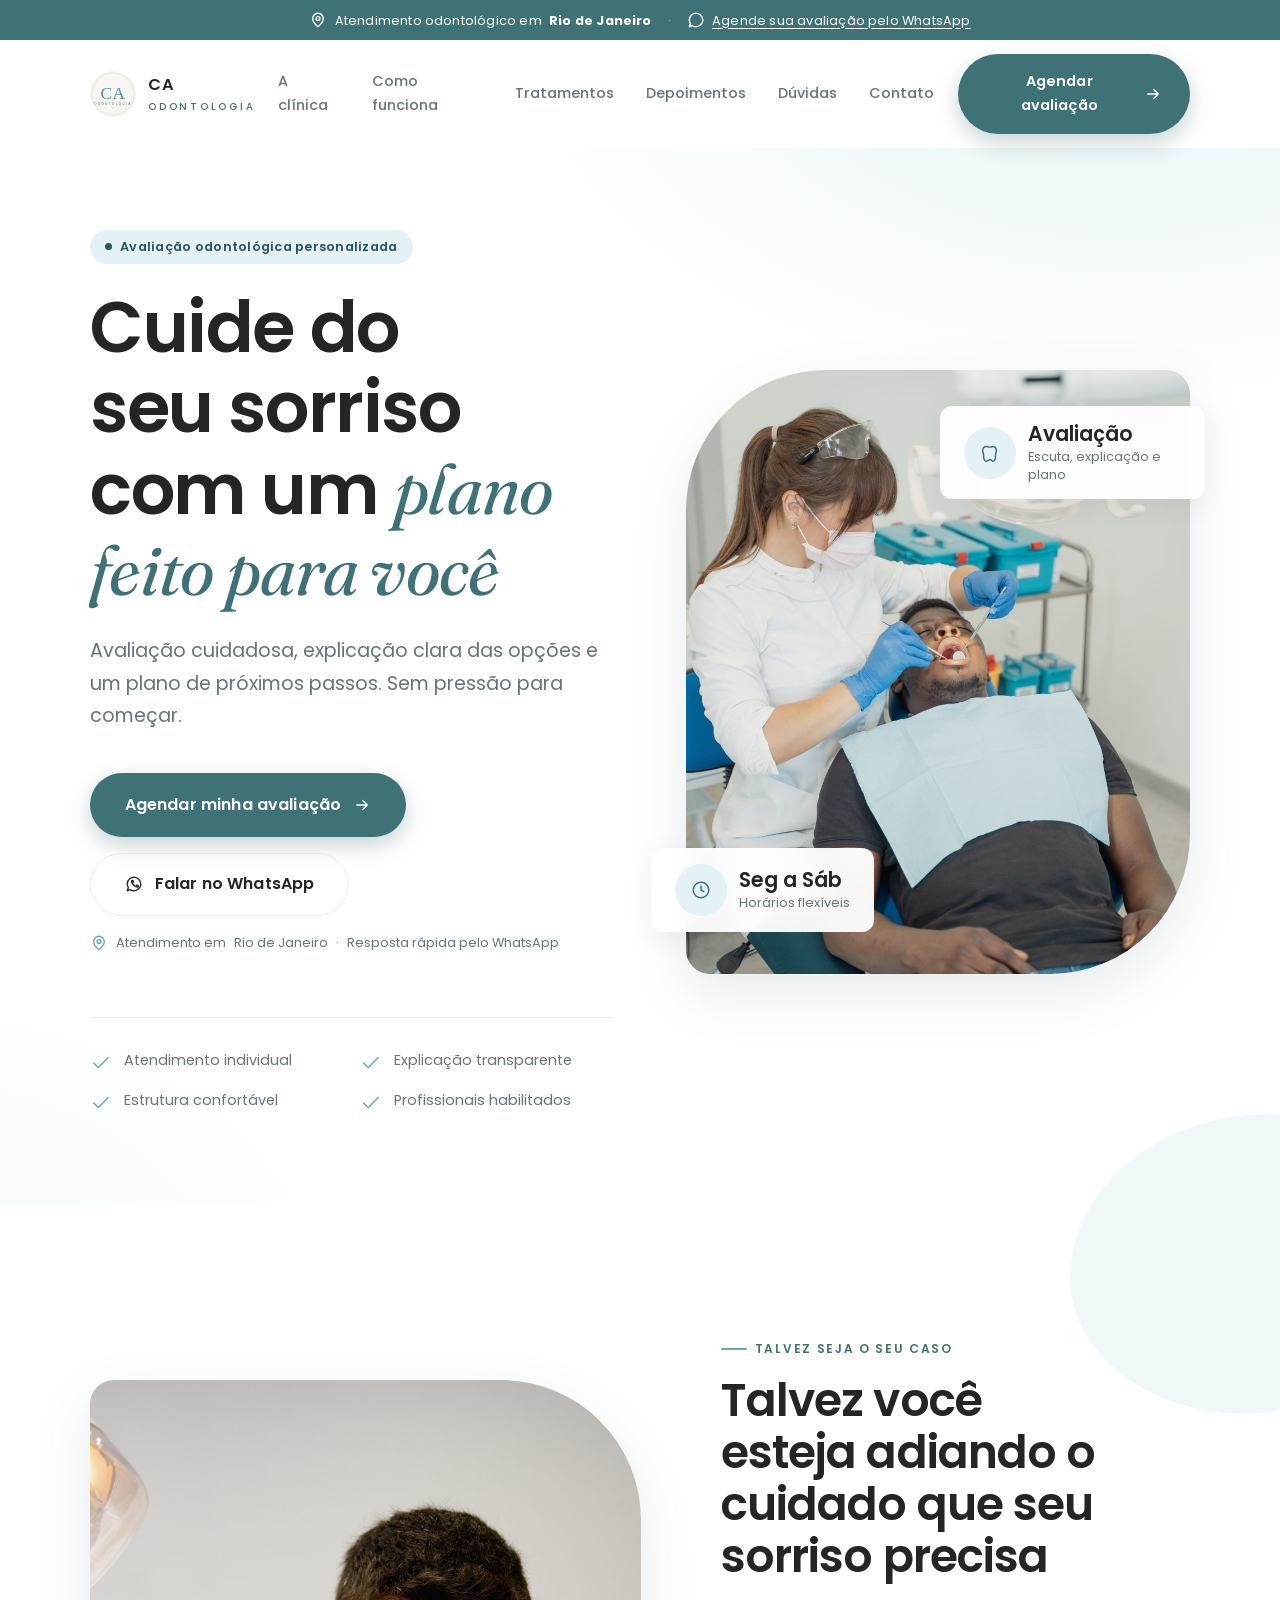
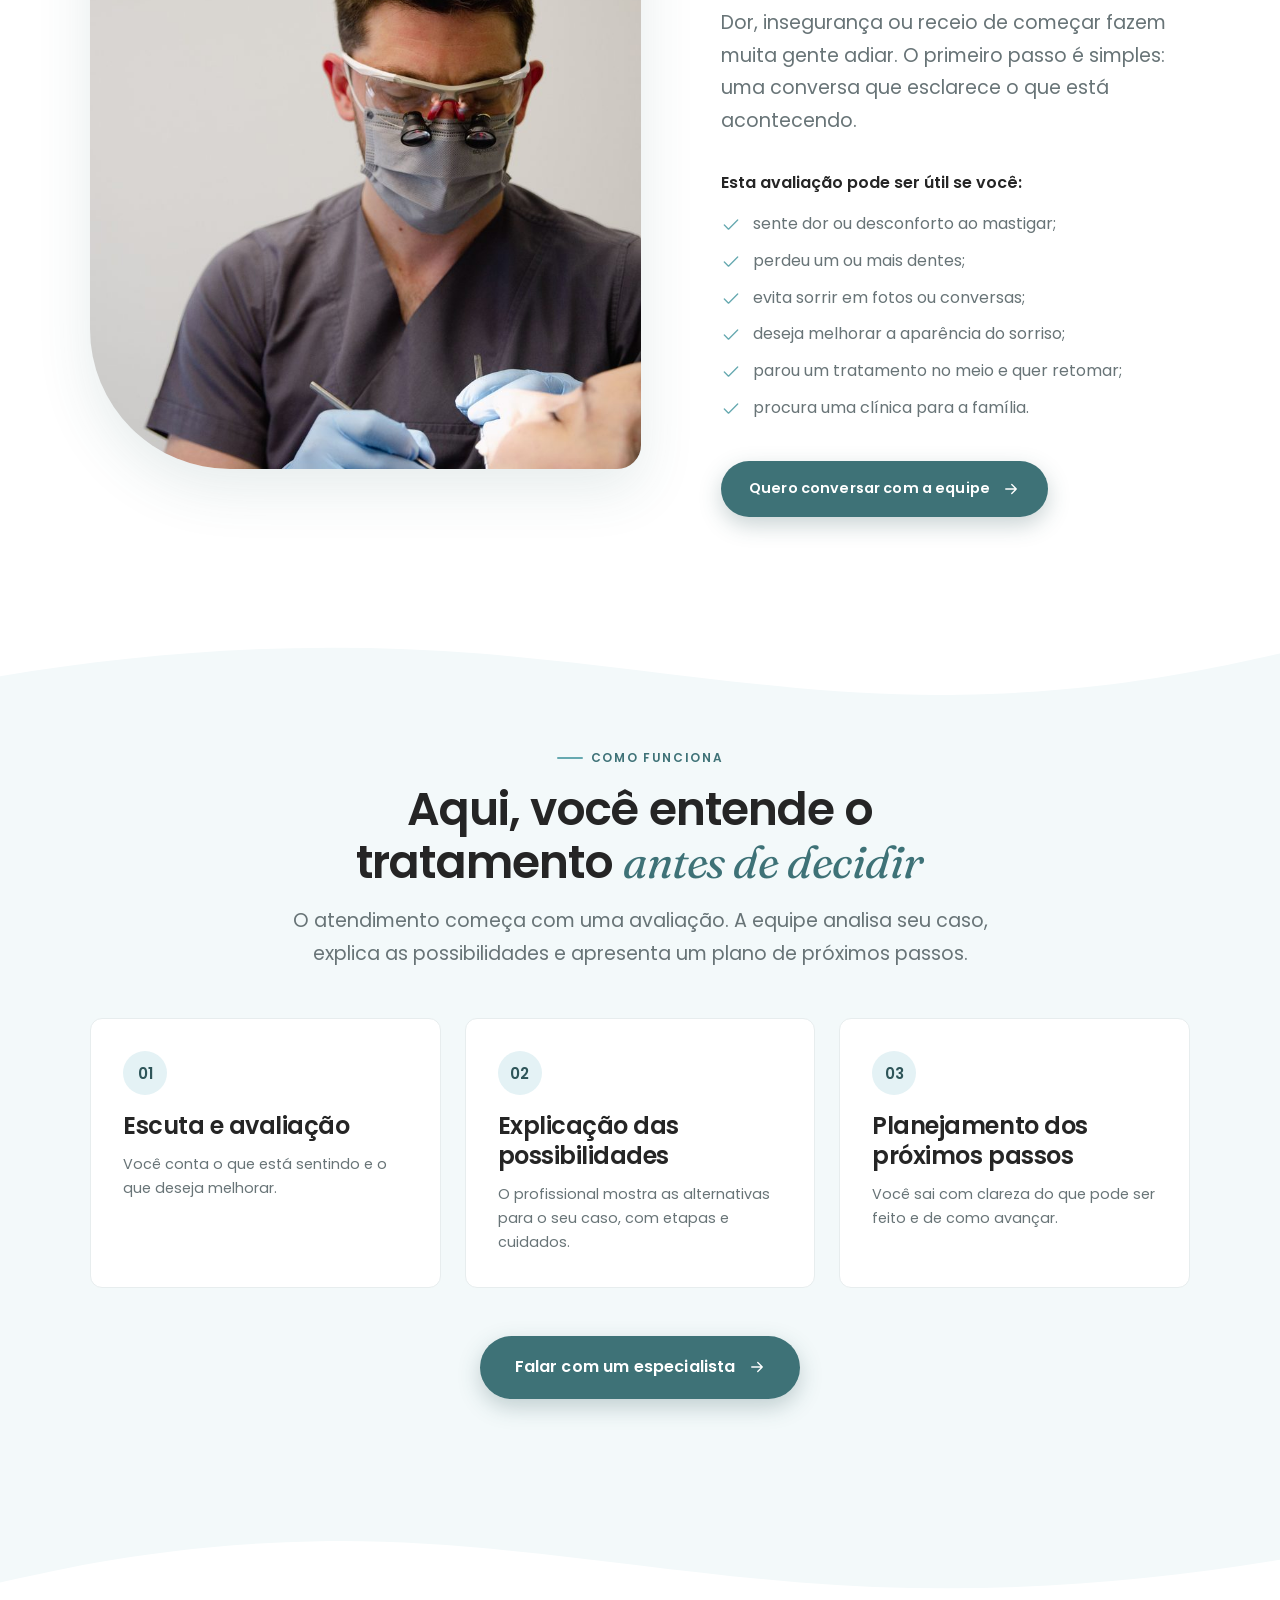
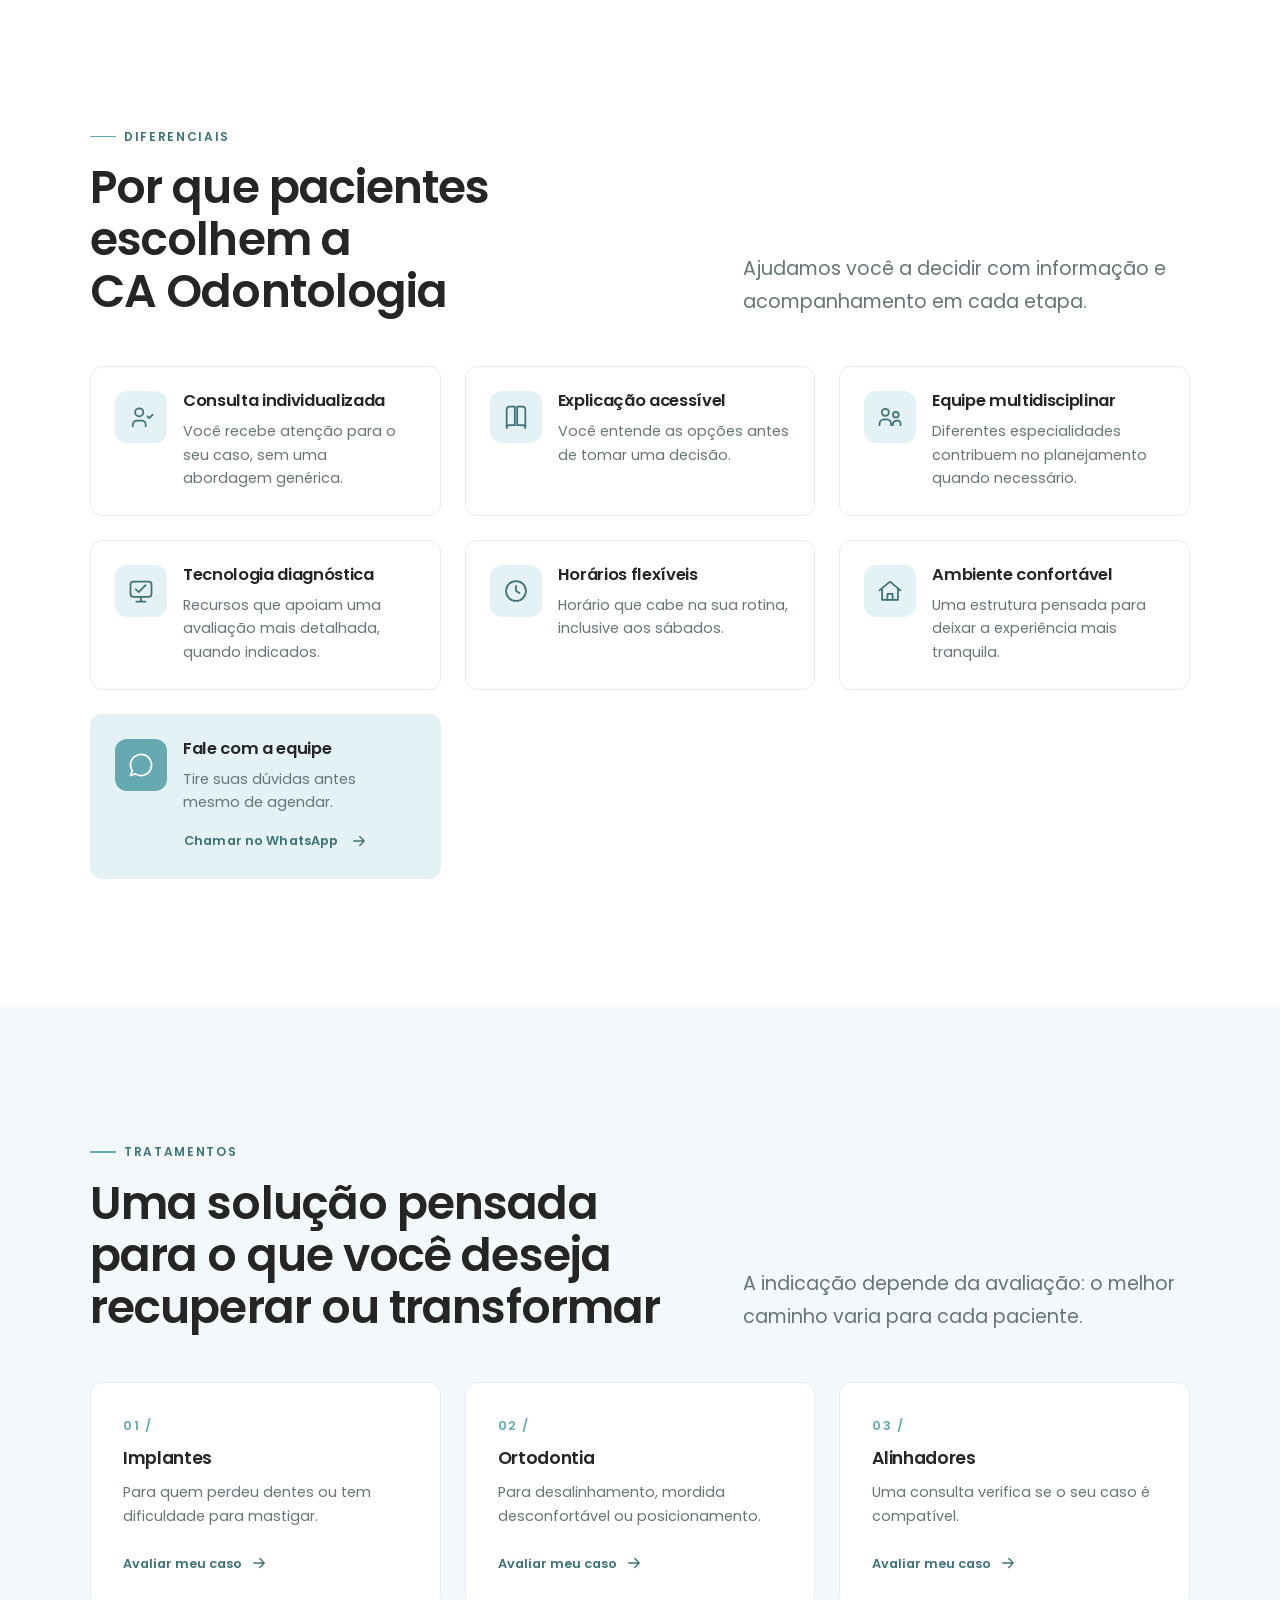
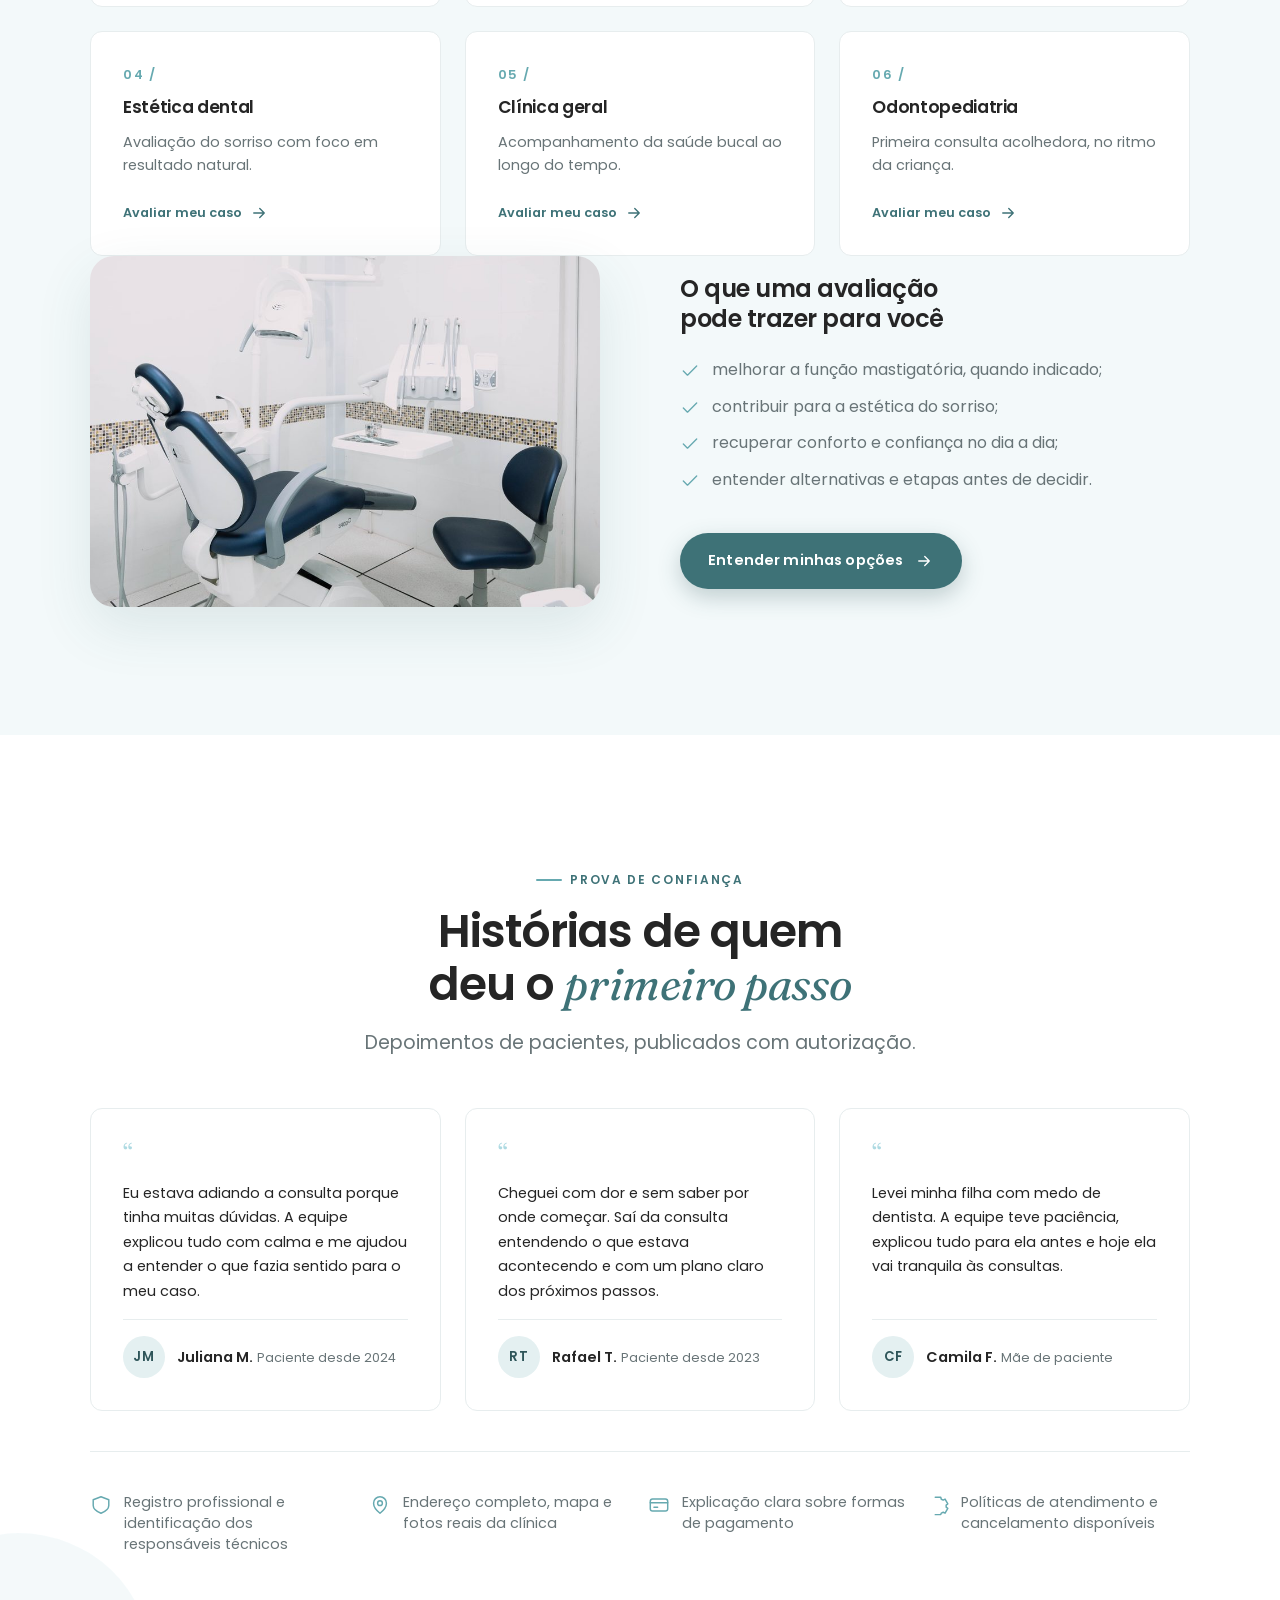
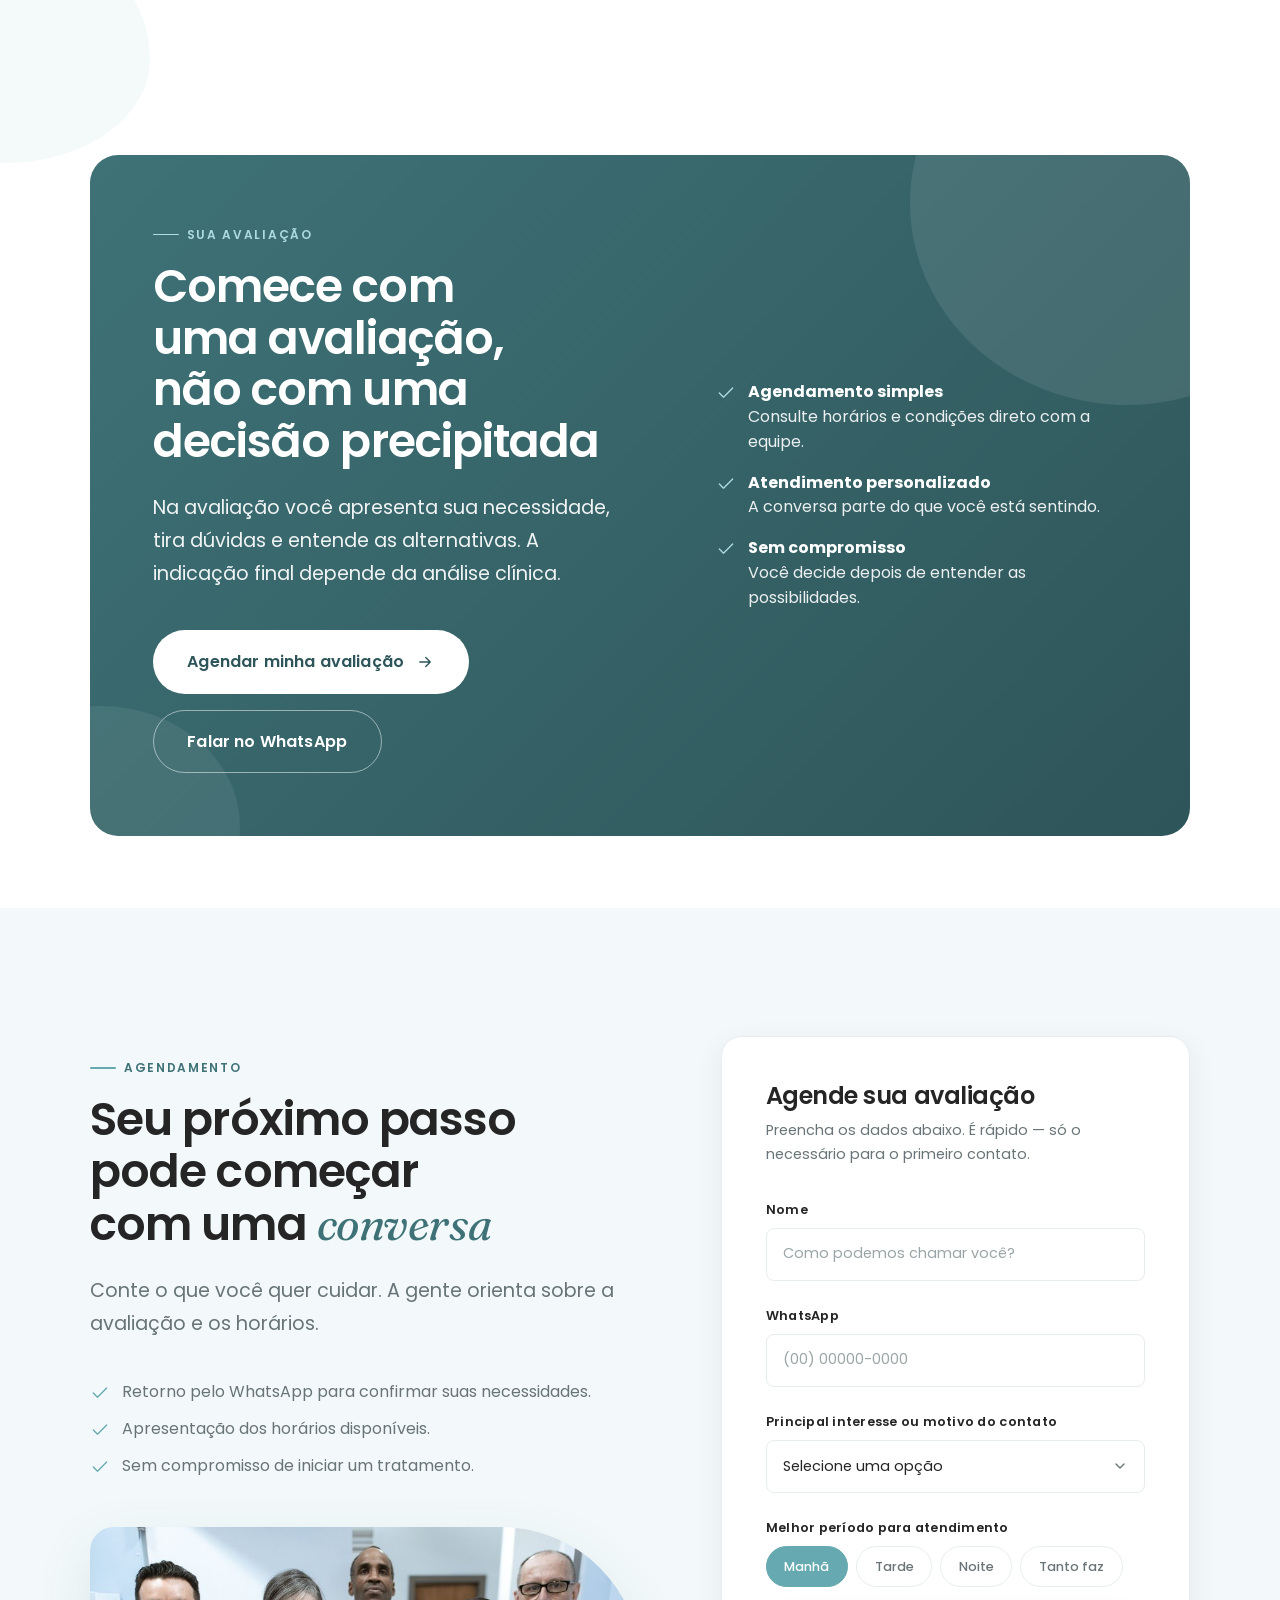
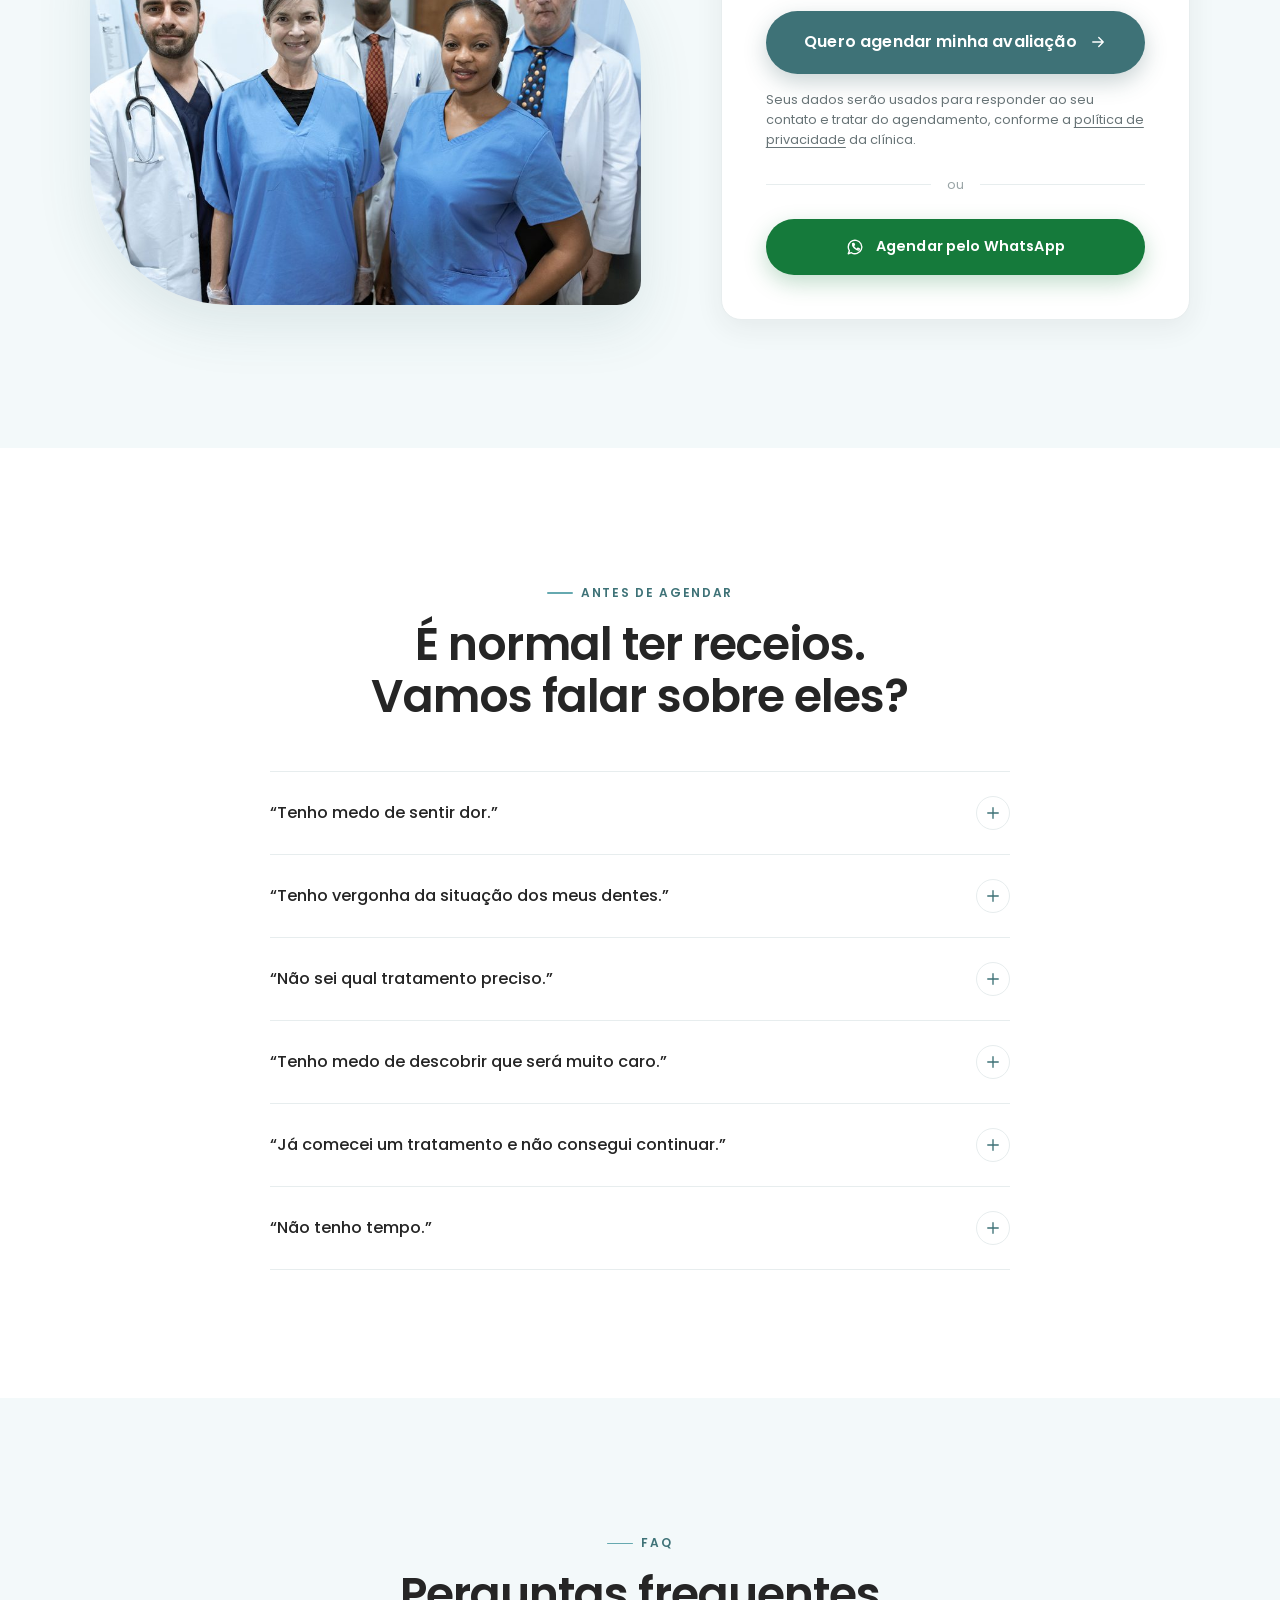
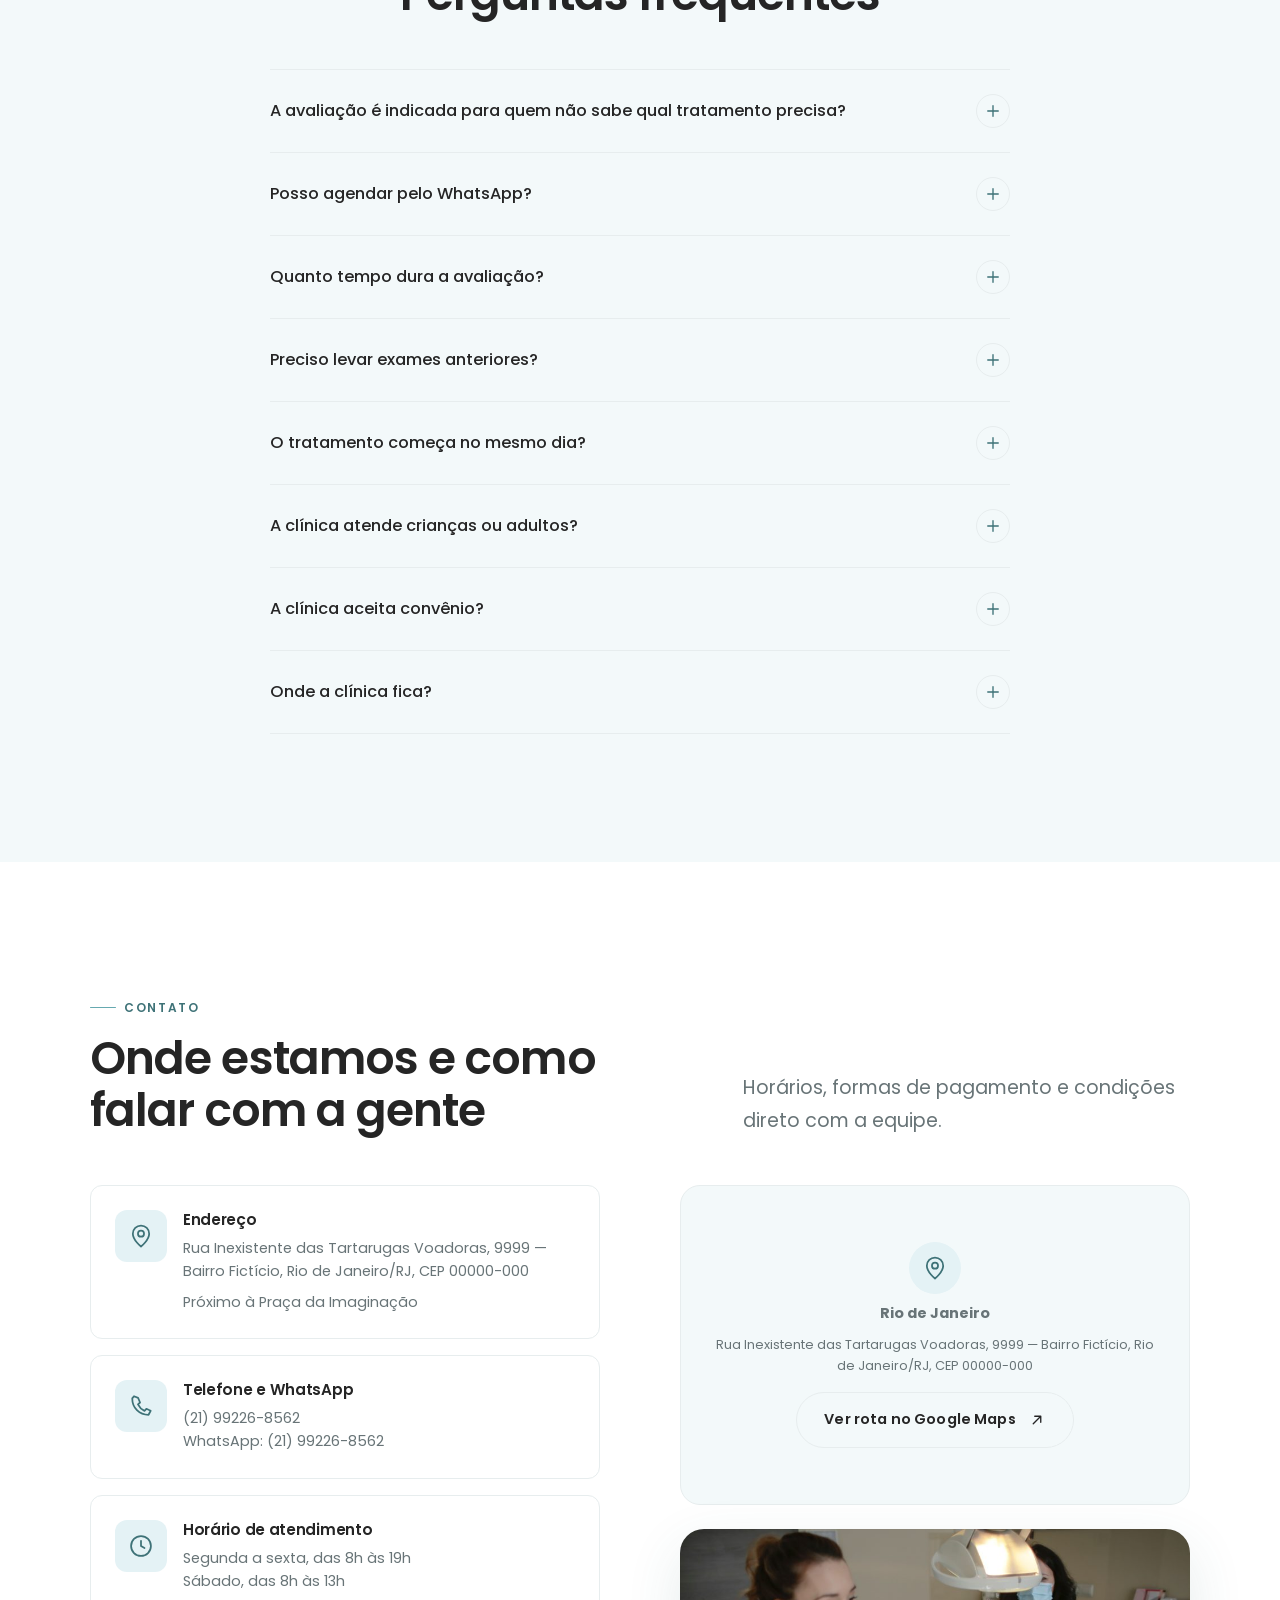
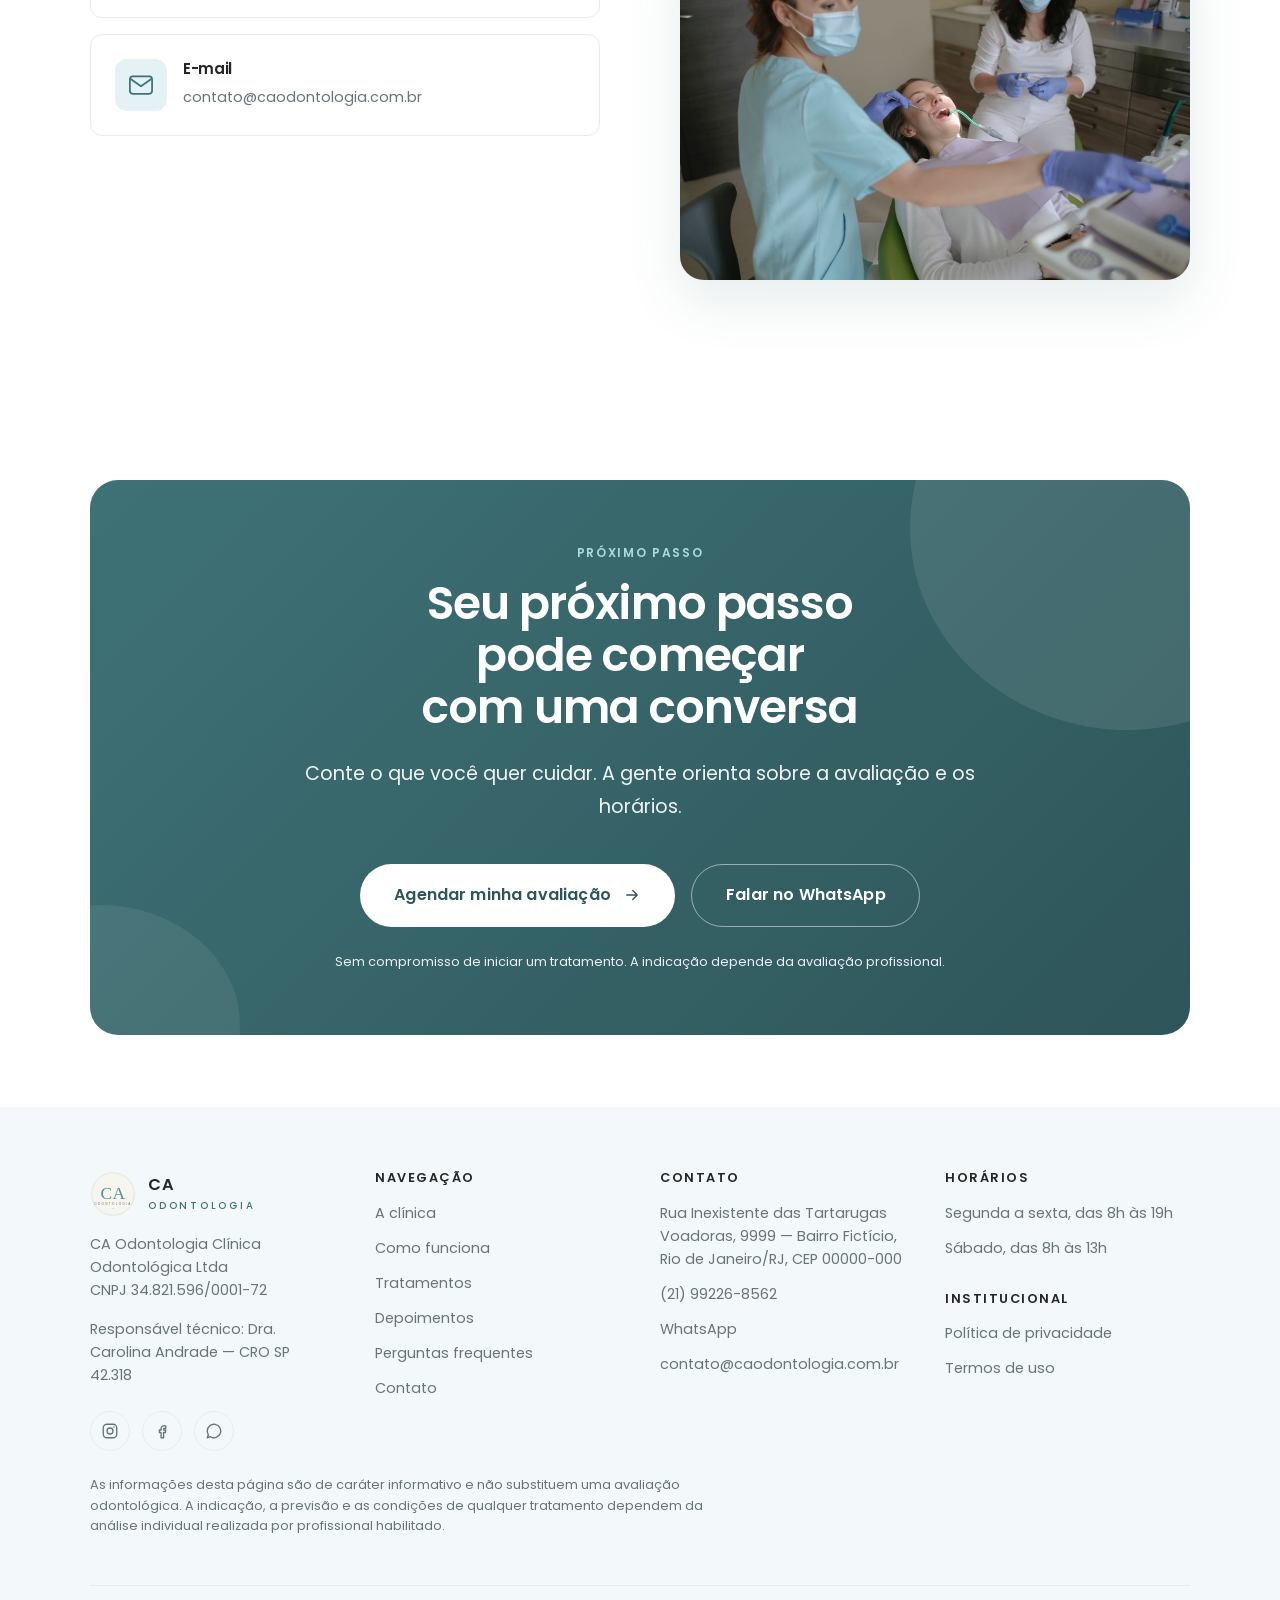
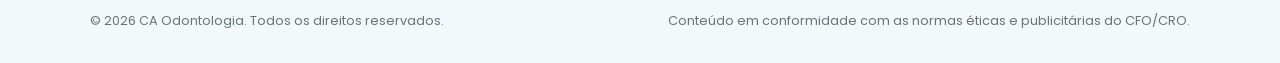
<file: index.html>
<!DOCTYPE html>
<html lang="pt-BR">
<head>
<meta charset="UTF-8">
<meta name="viewport" content="width=device-width, initial-scale=1">
<title>CA Odontologia · Agende sua avaliação odontológica personalizada</title>
<meta name="description" content="Avaliação odontológica personalizada na CA Odontologia. Você recebe explicações claras sobre as possibilidades de tratamento e orientação para os próximos passos, sem pressão e com atendimento humanizado.">
<meta name="theme-color" content="#66A9B0">
<!-- TEMPORÁRIO: remova esta linha quando CRO, endereço, telefone e
     depoimentos em js/config.js forem preenchidos com dados reais. -->
<meta name="robots" content="noindex, nofollow">
<link rel="canonical" href="https://www.caodontologia.com.br/">

<!-- Open Graph -->
<meta property="og:type" content="website">
<meta property="og:locale" content="pt_BR">
<meta property="og:title" content="CA Odontologia · Agende sua avaliação">
<meta property="og:description" content="Uma avaliação cuidadosa, explicações claras e orientação para entender as opções mais adequadas ao seu momento.">
<meta property="og:image" content="assets/img/og-imagem.jpg">

<!-- Ícones do site -->
<link rel="icon" href="assets/logo/favicon.svg" type="image/svg+xml">
<link rel="apple-touch-icon" href="assets/logo/apple-touch-icon.png">

<!-- Tipografia -->
<link rel="preconnect" href="https://fonts.googleapis.com">
<link rel="preconnect" href="https://fonts.gstatic.com" crossorigin>
<link href="https://fonts.googleapis.com/css2?family=Poppins:wght@300;400;500;600;700&family=Fraunces:ital,opsz,wght@1,9..144,300;1,9..144,400&display=swap" rel="stylesheet">

<link rel="stylesheet" href="css/style.css">
</head>
<body>

<a class="sr-only" href="#conteudo">Pular para o conteúdo</a>

<!-- ==========================================================================
     1. BARRA SUPERIOR DE CONFIANÇA
     ========================================================================== -->
<div class="topbar">
  <div class="container topbar__inner">
    <span class="topbar__item">
      <svg class="icon icon--sm" viewBox="0 0 24 24" aria-hidden="true"><path d="M12 21s7-5.6 7-11a7 7 0 1 0-14 0c0 5.4 7 11 7 11Z"/><circle cx="12" cy="10" r="2.6"/></svg>
      Atendimento odontológico em <strong data-cfg="cidade">[Cidade/bairro]</strong>
    </span>
    <span class="topbar__sep" aria-hidden="true">·</span>
    <span class="topbar__item">
      <svg class="icon icon--sm" viewBox="0 0 24 24" aria-hidden="true"><path d="M3 12a9 9 0 1 1 4.2 7.6L3 21l1.5-4.1A8.9 8.9 0 0 1 3 12Z"/></svg>
      <a data-cfg-href="whatsapp" href="#agendar">Agende sua avaliação pelo WhatsApp</a>
    </span>
  </div>
</div>

<!-- ==========================================================================
     2. HEADER
     ========================================================================== -->
<header class="header" id="topo">
  <div class="container header__inner">
    <a class="brand" href="#topo" aria-label="CA Odontologia — início">
      <img class="brand__mark" src="assets/logo/logo-ca-odontologia.svg" alt="" width="46" height="46" data-ph="Logo">
      <span>
        <span class="brand__name">CA</span>
        <span class="brand__tag">Odontologia</span>
      </span>
    </a>

    <nav class="nav" aria-label="Navegação principal">
      <a href="#a-clinica">A clínica</a>
      <a href="#como-funciona">Como funciona</a>
      <a href="#tratamentos">Tratamentos</a>
      <a href="#depoimentos">Depoimentos</a>
      <a href="#duvidas">Dúvidas</a>
      <a href="#contato">Contato</a>
    </nav>

    <div class="header__actions">
      <a class="btn btn--primary header__cta" href="#agendar">
        Agendar avaliação
        <svg class="icon icon--sm" viewBox="0 0 24 24" aria-hidden="true"><path d="M5 12h14M13 6l6 6-6 6"/></svg>
      </a>
      <button class="burger" type="button" aria-label="Abrir menu" aria-expanded="false" aria-controls="menu-mobile" data-menu-open>
        <svg class="icon" viewBox="0 0 24 24" aria-hidden="true"><path d="M4 7h16M4 12h16M4 17h11"/></svg>
      </button>
    </div>
  </div>
</header>

<!-- Menu mobile -->
<div class="mobile-menu" id="menu-mobile" role="dialog" aria-modal="true" aria-label="Menu de navegação">
  <div class="mobile-menu__top">
    <span class="brand">
      <img class="brand__mark" src="assets/logo/logo-ca-odontologia.svg" alt="" width="46" height="46" data-ph="Logo">
      <span>
        <span class="brand__name">CA</span>
        <span class="brand__tag">Odontologia</span>
      </span>
    </span>
    <button class="mobile-menu__close" type="button" aria-label="Fechar menu" data-menu-close>
      <svg class="icon" viewBox="0 0 24 24" aria-hidden="true"><path d="M6 6l12 12M18 6L6 18"/></svg>
    </button>
  </div>
  <nav aria-label="Navegação mobile">
    <a href="#a-clinica">A clínica</a>
    <a href="#como-funciona">Como funciona</a>
    <a href="#tratamentos">Tratamentos</a>
    <a href="#depoimentos">Depoimentos</a>
    <a href="#duvidas">Dúvidas</a>
    <a href="#contato">Contato</a>
  </nav>
  <div class="mobile-menu__foot">
    <a class="btn btn--primary btn--block" href="#agendar">Agendar minha avaliação</a>
    <a class="btn btn--outline btn--block" data-cfg-href="whatsapp" href="#">Falar no WhatsApp</a>
  </div>
</div>

<main id="conteudo">

<!-- ==========================================================================
     3. HERO
     ========================================================================== -->
<section class="hero">
  <div class="hero__bg" aria-hidden="true"></div>
  <div class="container">
    <div class="hero__grid">

      <div class="hero__copy" data-reveal>
        <span class="pill">
          <span class="pill__dot" aria-hidden="true"></span>
          Avaliação odontológica personalizada
        </span>

        <h1 style="margin-top:var(--sp-5)">
          Cuide do seu sorriso com um <span class="editorial accent">plano feito para você</span>
        </h1>

        <p class="lead hero__sub">
          Avaliação cuidadosa, explicação clara das opções e um plano de próximos passos.
          Sem pressão para começar.
        </p>

        <div class="btn-row hero__actions">
          <a class="btn btn--primary btn--lg" href="#agendar">
            Agendar minha avaliação
            <svg class="icon icon--sm" viewBox="0 0 24 24" aria-hidden="true"><path d="M5 12h14M13 6l6 6-6 6"/></svg>
          </a>
          <a class="btn btn--outline btn--lg" data-cfg-href="whatsapp" href="#">
            <svg class="icon icon--sm" viewBox="0 0 24 24" aria-hidden="true"><path d="M3 12a9 9 0 1 1 4.2 7.6L3 21l1.5-4.1A8.9 8.9 0 0 1 3 12Z"/><path d="M8.8 9.2c.3 2.4 3.6 5.7 6 6l1-1.6 2 .9-.4 1.6c-2.9.6-7.7-3.1-8.6-8.6l1.6-.4.9 2-1 1.1"/></svg>
            Falar no WhatsApp
          </a>
        </div>

        <p class="hero__micro">
          <svg class="icon icon--sm" viewBox="0 0 24 24" aria-hidden="true" style="color:var(--c-primary)"><path d="M12 21s7-5.6 7-11a7 7 0 1 0-14 0c0 5.4 7 11 7 11Z"/><circle cx="12" cy="10" r="2.6"/></svg>
          Atendimento em <span data-cfg="cidade">[Cidade/bairro]</span>
          <span aria-hidden="true">·</span>
          Resposta rápida pelo WhatsApp
        </p>

        <ul class="hero__support">
          <li>
            <svg class="icon" viewBox="0 0 24 24" aria-hidden="true"><path d="M20 6 9 17l-5-5"/></svg>
            Atendimento individual
          </li>
          <li>
            <svg class="icon" viewBox="0 0 24 24" aria-hidden="true"><path d="M20 6 9 17l-5-5"/></svg>
            Explicação transparente
          </li>
          <li>
            <svg class="icon" viewBox="0 0 24 24" aria-hidden="true"><path d="M20 6 9 17l-5-5"/></svg>
            Estrutura confortável
          </li>
          <li>
            <svg class="icon" viewBox="0 0 24 24" aria-hidden="true"><path d="M20 6 9 17l-5-5"/></svg>
            Profissionais habilitados
          </li>
        </ul>
      </div>

      <div class="hero__media" data-reveal>
        <figure class="photo-card photo-card--organic" style="margin:0">
          <img src="assets/img/hero-atendimento.jpg" alt="Profissional da CA Odontologia durante um atendimento acolhedor" data-ph="Foto do hero — atendimento real" width="900" height="1080">
        </figure>

        <div class="hero__floats">
        <div class="float-card hero__float--tr">
          <span class="icon-badge icon-badge--round" aria-hidden="true">
            <svg class="icon" viewBox="0 0 24 24"><path d="M8 21c-2 0-3-2.4-3-6 0-2.7-1-3.6-1-6a4 4 0 0 1 5.4-3.8 6 6 0 0 0 4.2 0A4 4 0 0 1 19 9c0 2.4-1 3.3-1 6 0 3.6-1 6-3 6-1.4 0-1.8-1.9-3-1.9S9.4 21 8 21Z"/></svg>
          </span>
          <span>
            <span class="float-card__value">Avaliação</span>
            <span class="float-card__label">Escuta, explicação e plano</span>
          </span>
        </div>

        <div class="float-card hero__float--bl">
          <span class="icon-badge icon-badge--round" aria-hidden="true">
            <svg class="icon" viewBox="0 0 24 24"><circle cx="12" cy="12" r="8.5"/><path d="M12 7.5V12l3 1.8"/></svg>
          </span>
          <span>
            <span class="float-card__value" data-cfg="horarioResumo">Seg a Sex</span>
            <span class="float-card__label">Horários flexíveis</span>
          </span>
        </div>
        </div>
      </div>

    </div>
  </div>
</section>

<!-- ==========================================================================
     4. IDENTIFICAÇÃO: fale diretamente com a dor
     ========================================================================== -->
<section class="section" id="a-clinica">
  <span class="blob blob--a" aria-hidden="true"></span>
  <div class="container">
    <div class="split split--text-wide">

      <div class="split__media" data-reveal>
        <figure class="photo-card photo-card--soft photo-card--tall" style="margin:0">
          <img src="assets/img/paciente-acolhimento.jpg" alt="Paciente em conversa acolhedora com a equipe da clínica" data-ph="Foto — acolhimento do paciente" width="800" height="1000">
        </figure>
      </div>

      <div data-reveal>
        <span class="eyebrow">Talvez seja o seu caso</span>
        <h2>Talvez você esteja adiando o cuidado que seu sorriso precisa</h2>
        <p class="lead" style="margin-top:var(--sp-5)">
          Dor, insegurança ou receio de começar fazem muita gente adiar. O primeiro passo é
          simples: uma conversa que esclarece o que está acontecendo.
        </p>

        <p style="margin-top:var(--sp-6);font-weight:600">Esta avaliação pode ser útil se você:</p>
        <ul class="checklist" style="margin-top:var(--sp-4)">
          <li><svg class="icon" viewBox="0 0 24 24" aria-hidden="true"><path d="M20 6 9 17l-5-5"/></svg> sente dor ou desconforto ao mastigar;</li>
          <li><svg class="icon" viewBox="0 0 24 24" aria-hidden="true"><path d="M20 6 9 17l-5-5"/></svg> perdeu um ou mais dentes;</li>
          <li><svg class="icon" viewBox="0 0 24 24" aria-hidden="true"><path d="M20 6 9 17l-5-5"/></svg> evita sorrir em fotos ou conversas;</li>
          <li><svg class="icon" viewBox="0 0 24 24" aria-hidden="true"><path d="M20 6 9 17l-5-5"/></svg> deseja melhorar a aparência do sorriso;</li>
          <li><svg class="icon" viewBox="0 0 24 24" aria-hidden="true"><path d="M20 6 9 17l-5-5"/></svg> parou um tratamento no meio e quer retomar;</li>
          <li><svg class="icon" viewBox="0 0 24 24" aria-hidden="true"><path d="M20 6 9 17l-5-5"/></svg> procura uma clínica para a família.</li>
        </ul>

        <div class="btn-row" style="margin-top:var(--sp-7)">
          <a class="btn btn--primary" href="#agendar">
            Quero conversar com a equipe
            <svg class="icon icon--sm" viewBox="0 0 24 24" aria-hidden="true"><path d="M5 12h14M13 6l6 6-6 6"/></svg>
          </a>
        </div>
      </div>

    </div>
  </div>
</section>

<div class="wave wave--tint" aria-hidden="true">
  <svg viewBox="0 0 1440 90" preserveAspectRatio="none"><path fill="currentColor" d="M0 44c180-38 360-50 540-32s360 62 540 58 300-42 360-58v78H0Z"/></svg>
</div>

<!-- ==========================================================================
     5. MECANISMO: como a clínica ajuda
     ========================================================================== -->
<section class="section section--tint" id="como-funciona" style="padding-top:var(--sp-6)">
  <div class="container">

    <div class="section-head section-head--center" data-reveal>
      <span class="eyebrow">Como funciona</span>
      <h2>Aqui, você entende o tratamento <span class="editorial accent">antes de decidir</span></h2>
      <p class="lead">
        O atendimento começa com uma avaliação. A equipe analisa seu caso, explica as
        possibilidades e apresenta um plano de próximos passos.
      </p>
    </div>

    <ol class="steps" data-reveal>
      <li class="step">
        <span class="step__num">01</span>
        <h3>Escuta e avaliação</h3>
        <p>Você conta o que está sentindo e o que deseja melhorar.</p>
      </li>
      <li class="step">
        <span class="step__num">02</span>
        <h3>Explicação das possibilidades</h3>
        <p>O profissional mostra as alternativas para o seu caso, com etapas e cuidados.</p>
      </li>
      <li class="step">
        <span class="step__num">03</span>
        <h3>Planejamento dos próximos passos</h3>
        <p>Você sai com clareza do que pode ser feito e de como avançar.</p>
      </li>
    </ol>

    <div class="btn-row" style="justify-content:center;margin-top:var(--sp-8)" data-reveal>
      <a class="btn btn--primary btn--lg" href="#agendar">
        Falar com um especialista
        <svg class="icon icon--sm" viewBox="0 0 24 24" aria-hidden="true"><path d="M5 12h14M13 6l6 6-6 6"/></svg>
      </a>
    </div>

  </div>
</section>

<div class="wave wave--tint wave--flip" aria-hidden="true">
  <svg viewBox="0 0 1440 90" preserveAspectRatio="none"><path fill="currentColor" d="M0 44c180-38 360-50 540-32s360 62 540 58 300-42 360-58v78H0Z"/></svg>
</div>

<!-- ==========================================================================
     6. DIFERENCIAIS
     ========================================================================== -->
<section class="section" id="diferenciais">
  <div class="container">

    <div class="section-head section-head--split" data-reveal>
      <div>
        <span class="eyebrow">Diferenciais</span>
        <h2>Por que pacientes escolhem a CA Odontologia</h2>
      </div>
      <p class="lead">Ajudamos você a decidir com informação e acompanhamento em cada etapa.</p>
    </div>

    <div class="cards cards--3" data-reveal>
      <article class="benefit">
        <span class="icon-badge" aria-hidden="true">
          <svg class="icon icon--lg" viewBox="0 0 24 24"><path d="M16 20v-1.5a3.5 3.5 0 0 0-3.5-3.5h-4A3.5 3.5 0 0 0 5 18.5V20"/><circle cx="10.5" cy="8" r="3.5"/><path d="M17.5 11.5 19 13l3-3"/></svg>
        </span>
        <div class="benefit__body">
          <h3>Consulta individualizada</h3>
          <p>Você recebe atenção para o seu caso, sem uma abordagem genérica.</p>
        </div>
      </article>

      <article class="benefit">
        <span class="icon-badge" aria-hidden="true">
          <svg class="icon icon--lg" viewBox="0 0 24 24"><path d="M4 5.5A2.5 2.5 0 0 1 6.5 3H11v16H6.5A2.5 2.5 0 0 0 4 21.5Z"/><path d="M20 5.5A2.5 2.5 0 0 0 17.5 3H13v16h4.5a2.5 2.5 0 0 1 2.5 2.5Z"/></svg>
        </span>
        <div class="benefit__body">
          <h3>Explicação acessível</h3>
          <p>Você entende as opções antes de tomar uma decisão.</p>
        </div>
      </article>

      <article class="benefit">
        <span class="icon-badge" aria-hidden="true">
          <svg class="icon icon--lg" viewBox="0 0 24 24"><circle cx="8" cy="8" r="3"/><circle cx="17" cy="10" r="2.4"/><path d="M3 19v-1a4 4 0 0 1 4-4h2a4 4 0 0 1 4 4v1"/><path d="M14.5 19v-.6a3.4 3.4 0 0 1 3.4-3.4h.6a2.5 2.5 0 0 1 2.5 2.5V19"/></svg>
        </span>
        <div class="benefit__body">
          <h3>Equipe multidisciplinar</h3>
          <p>Diferentes especialidades contribuem no planejamento quando necessário.</p>
        </div>
      </article>

      <article class="benefit">
        <span class="icon-badge" aria-hidden="true">
          <svg class="icon icon--lg" viewBox="0 0 24 24"><rect x="3" y="4" width="18" height="13" rx="2.5"/><path d="M8 21h8M12 17v4M7.5 10.5l2.5 2.5 6-6"/></svg>
        </span>
        <div class="benefit__body">
          <h3>Tecnologia diagnóstica</h3>
          <p>Recursos que apoiam uma avaliação mais detalhada, quando indicados.</p>
        </div>
      </article>

      <article class="benefit">
        <span class="icon-badge" aria-hidden="true">
          <svg class="icon icon--lg" viewBox="0 0 24 24"><circle cx="12" cy="12" r="8.5"/><path d="M12 7.5V12l3 1.8"/></svg>
        </span>
        <div class="benefit__body">
          <h3>Horários flexíveis</h3>
          <p>Horário que cabe na sua rotina, inclusive aos sábados.</p>
        </div>
      </article>

      <article class="benefit">
        <span class="icon-badge" aria-hidden="true">
          <svg class="icon icon--lg" viewBox="0 0 24 24"><path d="M3 11.5 12 4l9 7.5"/><path d="M5.2 10v9.5h13.6V10"/><path d="M9.8 19.5v-5h4.4v5"/></svg>
        </span>
        <div class="benefit__body">
          <h3>Ambiente confortável</h3>
          <p>Uma estrutura pensada para deixar a experiência mais tranquila.</p>
        </div>
      </article>

      <article class="benefit" style="background:var(--c-secondary-soft);border-color:transparent">
        <span class="icon-badge icon-badge--solid" aria-hidden="true">
          <svg class="icon icon--lg" viewBox="0 0 24 24"><path d="M3 12a9 9 0 1 1 4.2 7.6L3 21l1.5-4.1A8.9 8.9 0 0 1 3 12Z"/></svg>
        </span>
        <div class="benefit__body">
          <h3>Fale com a equipe</h3>
          <p style="margin-bottom:var(--sp-3)">Tire suas dúvidas antes mesmo de agendar.</p>
          <a class="btn btn--ghost" style="padding:0;font-size:var(--fs-xs)" data-cfg-href="whatsapp" href="#">
            Chamar no WhatsApp
            <svg class="icon icon--sm" viewBox="0 0 24 24" aria-hidden="true"><path d="M5 12h14M13 6l6 6-6 6"/></svg>
          </a>
        </div>
      </article>
    </div>

  </div>
</section>

<!-- ==========================================================================
     7. ESPECIALIDADE / SOLUÇÃO
     ========================================================================== -->
<section class="section section--tint" id="tratamentos">
  <div class="container">

    <div class="section-head section-head--split" data-reveal>
      <div>
        <span class="eyebrow">Tratamentos</span>
        <h2>Uma solução pensada para o que você deseja recuperar ou transformar</h2>
      </div>
      <p class="lead">A indicação depende da avaliação: o melhor caminho varia para cada paciente.</p>
    </div>

    <div class="cards cards--3" data-reveal>
      <article class="treatment">
        <span class="treatment__num">01 /</span>
        <h3>Implantes</h3>
        <p>Para quem perdeu dentes ou tem dificuldade para mastigar.</p>
        <a class="treatment__link" href="#agendar">Avaliar meu caso
          <svg class="icon icon--sm" viewBox="0 0 24 24" aria-hidden="true"><path d="M5 12h14M13 6l6 6-6 6"/></svg></a>
      </article>

      <article class="treatment">
        <span class="treatment__num">02 /</span>
        <h3>Ortodontia</h3>
        <p>Para desalinhamento, mordida desconfortável ou posicionamento.</p>
        <a class="treatment__link" href="#agendar">Avaliar meu caso
          <svg class="icon icon--sm" viewBox="0 0 24 24" aria-hidden="true"><path d="M5 12h14M13 6l6 6-6 6"/></svg></a>
      </article>

      <article class="treatment">
        <span class="treatment__num">03 /</span>
        <h3>Alinhadores</h3>
        <p>Uma consulta verifica se o seu caso é compatível.</p>
        <a class="treatment__link" href="#agendar">Avaliar meu caso
          <svg class="icon icon--sm" viewBox="0 0 24 24" aria-hidden="true"><path d="M5 12h14M13 6l6 6-6 6"/></svg></a>
      </article>

      <article class="treatment">
        <span class="treatment__num">04 /</span>
        <h3>Estética dental</h3>
        <p>Avaliação do sorriso com foco em resultado natural.</p>
        <a class="treatment__link" href="#agendar">Avaliar meu caso
          <svg class="icon icon--sm" viewBox="0 0 24 24" aria-hidden="true"><path d="M5 12h14M13 6l6 6-6 6"/></svg></a>
      </article>

      <article class="treatment">
        <span class="treatment__num">05 /</span>
        <h3>Clínica geral</h3>
        <p>Acompanhamento da saúde bucal ao longo do tempo.</p>
        <a class="treatment__link" href="#agendar">Avaliar meu caso
          <svg class="icon icon--sm" viewBox="0 0 24 24" aria-hidden="true"><path d="M5 12h14M13 6l6 6-6 6"/></svg></a>
      </article>

      <article class="treatment">
        <span class="treatment__num">06 /</span>
        <h3>Odontopediatria</h3>
        <p>Primeira consulta acolhedora, no ritmo da criança.</p>
        <a class="treatment__link" href="#agendar">Avaliar meu caso
          <svg class="icon icon--sm" viewBox="0 0 24 24" aria-hidden="true"><path d="M5 12h14M13 6l6 6-6 6"/></svg></a>
      </article>
    </div>

    <div class="split" style="margin-top:clamp(3rem,2rem+3vw,4.5rem)" data-reveal>
      <div class="split__media">
        <figure class="photo-card photo-card--wide" style="margin:0">
          <img src="assets/img/consultorio.jpg" alt="Consultório da CA Odontologia" data-ph="Foto — consultório / estrutura" width="900" height="620">
        </figure>
      </div>
      <div>
        <h3 style="font-size:var(--fs-h3)">O que uma avaliação pode trazer para você</h3>
        <ul class="checklist" style="margin-top:var(--sp-5)">
          <li><svg class="icon" viewBox="0 0 24 24" aria-hidden="true"><path d="M20 6 9 17l-5-5"/></svg> melhorar a função mastigatória, quando indicado;</li>
          <li><svg class="icon" viewBox="0 0 24 24" aria-hidden="true"><path d="M20 6 9 17l-5-5"/></svg> contribuir para a estética do sorriso;</li>
          <li><svg class="icon" viewBox="0 0 24 24" aria-hidden="true"><path d="M20 6 9 17l-5-5"/></svg> recuperar conforto e confiança no dia a dia;</li>
          <li><svg class="icon" viewBox="0 0 24 24" aria-hidden="true"><path d="M20 6 9 17l-5-5"/></svg> entender alternativas e etapas antes de decidir.</li>
        </ul>
        <div class="btn-row" style="margin-top:var(--sp-7)">
          <a class="btn btn--primary" href="#agendar">
            Entender minhas opções
            <svg class="icon icon--sm" viewBox="0 0 24 24" aria-hidden="true"><path d="M5 12h14M13 6l6 6-6 6"/></svg>
          </a>
        </div>
      </div>
    </div>

  </div>
</section>

<!-- ==========================================================================
     8. PROVA DE CONFIANÇA
     ========================================================================== -->
<section class="section" id="depoimentos">
  <span class="blob blob--b" aria-hidden="true"></span>
  <div class="container">

    <div class="section-head section-head--center" data-reveal>
      <span class="eyebrow">Prova de confiança</span>
      <h2>Histórias de quem deu o <span class="editorial accent">primeiro passo</span></h2>
      <p class="lead">Depoimentos de pacientes, publicados com autorização.</p>
    </div>

    <!--
      ATENÇÃO — CONFORMIDADE
      Use de 3 a 5 depoimentos VERDADEIROS, com nome ou iniciais autorizadas.
      Foto apenas com permissão. Não utilize depoimentos inventados, resultados
      garantidos, afirmações absolutas ou avaliações manipuladas.
      Toda comunicação deve respeitar as normas éticas e publicitárias do CFO/CRO.
    -->
    <div class="cards cards--3" data-reveal>
      <figure class="testimonial" style="margin:0">
        <span class="testimonial__quote" aria-hidden="true">“</span>
        <blockquote class="testimonial__text" style="margin:0">
          Eu estava adiando a consulta porque tinha muitas dúvidas. A equipe explicou tudo com
          calma e me ajudou a entender o que fazia sentido para o meu caso.
        </blockquote>
        <figcaption class="testimonial__author">
          <span class="testimonial__avatar testimonial__avatar--initials" aria-hidden="true">JM</span>
          <span>
            <span class="testimonial__name">Juliana M.</span>
            <span class="testimonial__meta">Paciente desde 2024</span>
          </span>
        </figcaption>
      </figure>

      <figure class="testimonial" style="margin:0">
        <span class="testimonial__quote" aria-hidden="true">“</span>
        <blockquote class="testimonial__text" style="margin:0">
          Cheguei com dor e sem saber por onde começar. Saí da consulta entendendo o que estava
          acontecendo e com um plano claro dos próximos passos.
        </blockquote>
        <figcaption class="testimonial__author">
          <span class="testimonial__avatar testimonial__avatar--initials" aria-hidden="true">RT</span>
          <span>
            <span class="testimonial__name">Rafael T.</span>
            <span class="testimonial__meta">Paciente desde 2023</span>
          </span>
        </figcaption>
      </figure>

      <figure class="testimonial" style="margin:0">
        <span class="testimonial__quote" aria-hidden="true">“</span>
        <blockquote class="testimonial__text" style="margin:0">
          Levei minha filha com medo de dentista. A equipe teve paciência, explicou tudo para ela
          antes e hoje ela vai tranquila às consultas.
        </blockquote>
        <figcaption class="testimonial__author">
          <span class="testimonial__avatar testimonial__avatar--initials" aria-hidden="true">CF</span>
          <span>
            <span class="testimonial__name">Camila F.</span>
            <span class="testimonial__meta">Mãe de paciente</span>
          </span>
        </figcaption>
      </figure>
    </div>

    <ul class="trust-strip" data-reveal>
      <li>
        <svg class="icon" viewBox="0 0 24 24" aria-hidden="true"><path d="M20.5 12.5c0 4.4-3.8 6.6-8.5 8.5-4.7-1.9-8.5-4.1-8.5-8.5V6.3l8.5-3.3 8.5 3.3Z"/></svg>
        Registro profissional e identificação dos responsáveis técnicos
      </li>
      <li>
        <svg class="icon" viewBox="0 0 24 24" aria-hidden="true"><path d="M12 21s7-5.6 7-11a7 7 0 1 0-14 0c0 5.4 7 11 7 11Z"/><circle cx="12" cy="10" r="2.6"/></svg>
        Endereço completo, mapa e fotos reais da clínica
      </li>
      <li>
        <svg class="icon" viewBox="0 0 24 24" aria-hidden="true"><rect x="2.5" y="5.5" width="19" height="13" rx="2.5"/><path d="M2.5 9.5h19M6.5 14.5h4"/></svg>
        Explicação clara sobre formas de pagamento
      </li>
      <li>
        <svg class="icon" viewBox="0 0 24 24" aria-hidden="true"><path d="M9 3.5h6l.6 2.2 2.1.9 2-1 3 5.2-1.8 1.3v2.3l1.8 1.3-3 5.2-2-1-2.1.9L15 22.5H9"/></svg>
        Políticas de atendimento e cancelamento disponíveis
      </li>
    </ul>

  </div>
</section>

<!-- ==========================================================================
     9. OFERTA E REDUÇÃO DE RISCO
     ========================================================================== -->
<section class="section section--tight">
  <div class="container">
    <div class="block-primary" data-reveal>
      <div class="split split--text-wide" style="align-items:center">
        <div>
          <span class="eyebrow eyebrow--light">Sua avaliação</span>
          <h2>Comece com uma avaliação, não com uma decisão precipitada</h2>
          <p class="lead" style="margin-top:var(--sp-5)">
            Na avaliação você apresenta sua necessidade, tira dúvidas e entende as alternativas.
            A indicação final depende da análise clínica.
          </p>
          <div class="btn-row" style="margin-top:var(--sp-7)">
            <a class="btn btn--light btn--lg" href="#agendar">
              Agendar minha avaliação
              <svg class="icon icon--sm" viewBox="0 0 24 24" aria-hidden="true"><path d="M5 12h14M13 6l6 6-6 6"/></svg>
            </a>
            <a class="btn btn--on-dark-outline btn--lg" data-cfg-href="whatsapp" href="#">Falar no WhatsApp</a>
          </div>
        </div>

        <div>
          <ul class="checklist" style="gap:var(--sp-4)">
            <li>
              <svg class="icon" viewBox="0 0 24 24" aria-hidden="true"><path d="M20 6 9 17l-5-5"/></svg>
              <span><strong style="color:#fff">Agendamento simples</strong><br>Consulte horários e condições direto com a equipe.</span>
            </li>
            <li>
              <svg class="icon" viewBox="0 0 24 24" aria-hidden="true"><path d="M20 6 9 17l-5-5"/></svg>
              <span><strong style="color:#fff">Atendimento personalizado</strong><br>A conversa parte do que você está sentindo.</span>
            </li>
            <li>
              <svg class="icon" viewBox="0 0 24 24" aria-hidden="true"><path d="M20 6 9 17l-5-5"/></svg>
              <span><strong style="color:#fff">Sem compromisso</strong><br>Você decide depois de entender as possibilidades.</span>
            </li>
          </ul>
        </div>
      </div>
    </div>
  </div>
</section>

<!-- ==========================================================================
     10. FORMULÁRIO DE CONVERSÃO
     ========================================================================== -->
<section class="section section--tint" id="agendar">
  <div class="container">
    <div class="split split--text-wide">

      <div data-reveal>
        <span class="eyebrow">Agendamento</span>
        <h2>Seu próximo passo pode começar com uma <span class="editorial accent">conversa</span></h2>
        <p class="lead" style="margin-top:var(--sp-5)">
          Conte o que você quer cuidar. A gente orienta sobre a avaliação e os horários.
        </p>

        <ul class="checklist" style="margin-top:var(--sp-7)">
          <li><svg class="icon" viewBox="0 0 24 24" aria-hidden="true"><path d="M20 6 9 17l-5-5"/></svg> Retorno pelo WhatsApp para confirmar suas necessidades.</li>
          <li><svg class="icon" viewBox="0 0 24 24" aria-hidden="true"><path d="M20 6 9 17l-5-5"/></svg> Apresentação dos horários disponíveis.</li>
          <li><svg class="icon" viewBox="0 0 24 24" aria-hidden="true"><path d="M20 6 9 17l-5-5"/></svg> Sem compromisso de iniciar um tratamento.</li>
        </ul>

        <figure class="photo-card photo-card--soft photo-card--wide" style="margin:var(--sp-8) 0 0">
          <img src="assets/img/equipe.jpg" alt="Equipe da CA Odontologia" data-ph="Foto — equipe da clínica" width="900" height="620">
        </figure>
      </div>

      <div class="form-wrap" id="formWrap" data-reveal>
        <div class="form-body">
          <h3 style="margin-bottom:var(--sp-2)">Agende sua avaliação</h3>
          <p class="small muted" style="margin-bottom:var(--sp-6)">
            Preencha os dados abaixo. É rápido — só o necessário para o primeiro contato.
          </p>

          <form id="formAgendamento" novalidate>
            <div class="field">
              <label for="nome">Nome</label>
              <input type="text" id="nome" name="nome" placeholder="Como podemos chamar você?" autocomplete="name" required>
              <span class="field__error">Confira seu nome para que possamos retornar corretamente.</span>
            </div>

            <div class="field">
              <label for="whatsapp">WhatsApp</label>
              <input type="tel" id="whatsapp" name="whatsapp" placeholder="(00) 00000-0000" autocomplete="tel" inputmode="tel" required>
              <span class="field__error">Confira seu número de WhatsApp com DDD.</span>
            </div>

            <div class="field">
              <label for="interesse">Principal interesse ou motivo do contato</label>
              <select id="interesse" name="interesse" required>
                <option value="" selected disabled>Selecione uma opção</option>
                <option>Avaliação geral / não sei qual tratamento preciso</option>
                <option>Implantes</option>
                <option>Ortodontia</option>
                <option>Alinhadores</option>
                <option>Estética dental</option>
                <option>Odontopediatria</option>
                <option>Dor ou urgência</option>
                <option>Retomar um tratamento interrompido</option>
              </select>
              <span class="field__error">Selecione o motivo do contato.</span>
            </div>

            <div class="field">
              <label id="labelPeriodo">Melhor período para atendimento</label>
              <div class="choice-row" role="radiogroup" aria-labelledby="labelPeriodo">
                <label class="choice"><input type="radio" name="periodo" value="Manhã" checked><span>Manhã</span></label>
                <label class="choice"><input type="radio" name="periodo" value="Tarde"><span>Tarde</span></label>
                <label class="choice"><input type="radio" name="periodo" value="Noite"><span>Noite</span></label>
                <label class="choice"><input type="radio" name="periodo" value="Tanto faz"><span>Tanto faz</span></label>
              </div>
            </div>

            <button class="btn btn--primary btn--block btn--lg" type="submit">
              Quero agendar minha avaliação
              <svg class="icon icon--sm" viewBox="0 0 24 24" aria-hidden="true"><path d="M5 12h14M13 6l6 6-6 6"/></svg>
            </button>

            <p class="form-note">
              Seus dados serão usados para responder ao seu contato e tratar do agendamento,
              conforme a <a href="politica-de-privacidade.html" style="text-decoration:underline;text-underline-offset:3px">política de privacidade</a> da clínica.
            </p>
          </form>

          <div class="form-divider">ou</div>

          <a class="btn btn--wa btn--block" data-cfg-href="whatsapp" href="#">
            <svg class="icon icon--sm" viewBox="0 0 24 24" aria-hidden="true"><path d="M3 12a9 9 0 1 1 4.2 7.6L3 21l1.5-4.1A8.9 8.9 0 0 1 3 12Z"/><path d="M8.8 9.2c.3 2.4 3.6 5.7 6 6l1-1.6 2 .9-.4 1.6c-2.9.6-7.7-3.1-8.6-8.6l1.6-.4.9 2-1 1.1"/></svg>
            Agendar pelo WhatsApp
          </a>
        </div>

        <div class="form-success" id="formSuccess" role="status" aria-live="polite">
          <span class="icon-badge icon-badge--round icon-badge--solid" aria-hidden="true">
            <svg class="icon icon--lg" viewBox="0 0 24 24"><path d="M20 6 9 17l-5-5"/></svg>
          </span>
          <h3>Recebemos seu contato.</h3>
          <p class="muted small" style="margin-top:var(--sp-4);max-width:44ch;margin-inline:auto">
            Nossa equipe vai falar com você pelo WhatsApp para confirmar suas necessidades e
            apresentar os horários disponíveis. Se preferir, clique abaixo para iniciar a
            conversa agora.
          </p>
          <a class="btn btn--wa" id="successWa" href="#" style="margin-top:var(--sp-6)" target="_blank" rel="noopener">
            <svg class="icon icon--sm" viewBox="0 0 24 24" aria-hidden="true"><path d="M3 12a9 9 0 1 1 4.2 7.6L3 21l1.5-4.1A8.9 8.9 0 0 1 3 12Z"/></svg>
            Falar no WhatsApp
          </a>
        </div>
      </div>

    </div>
  </div>
</section>

<!-- ==========================================================================
     11. OBJEÇÕES
     ========================================================================== -->
<section class="section" id="objecoes">
  <div class="container container--narrow">

    <div class="section-head section-head--center" data-reveal>
      <span class="eyebrow">Antes de agendar</span>
      <h2>É normal ter receios. Vamos falar sobre eles?</h2>
    </div>

    <div class="accordion" data-accordion data-reveal>
      <div class="accordion__item">
        <h3 style="margin:0">
          <button class="accordion__trigger" type="button" aria-expanded="false">
            <span>“Tenho medo de sentir dor.”</span>
            <span class="accordion__icon" aria-hidden="true"><svg class="icon icon--sm" viewBox="0 0 24 24"><path d="M12 5v14M5 12h14"/></svg></span>
          </button>
        </h3>
        <div class="accordion__panel"><div><p>
          É comum ter essa preocupação. Durante a avaliação, você poderá conversar sobre seu
          receio e entender como o atendimento é planejado para o seu caso. A conduta depende
          da avaliação profissional.
        </p></div></div>
      </div>

      <div class="accordion__item">
        <h3 style="margin:0">
          <button class="accordion__trigger" type="button" aria-expanded="false">
            <span>“Tenho vergonha da situação dos meus dentes.”</span>
            <span class="accordion__icon" aria-hidden="true"><svg class="icon icon--sm" viewBox="0 0 24 24"><path d="M12 5v14M5 12h14"/></svg></span>
          </button>
        </h3>
        <div class="accordion__panel"><div><p>
          Você não precisa se sentir julgado. Nosso papel é ouvir sua história e ajudar a
          encontrar caminhos possíveis com respeito e discrição.
        </p></div></div>
      </div>

      <div class="accordion__item">
        <h3 style="margin:0">
          <button class="accordion__trigger" type="button" aria-expanded="false">
            <span>“Não sei qual tratamento preciso.”</span>
            <span class="accordion__icon" aria-hidden="true"><svg class="icon icon--sm" viewBox="0 0 24 24"><path d="M12 5v14M5 12h14"/></svg></span>
          </button>
        </h3>
        <div class="accordion__panel"><div><p>
          Você não precisa chegar com um diagnóstico pronto. A avaliação serve justamente para
          entender a necessidade e explicar as possibilidades.
        </p></div></div>
      </div>

      <div class="accordion__item">
        <h3 style="margin:0">
          <button class="accordion__trigger" type="button" aria-expanded="false">
            <span>“Tenho medo de descobrir que será muito caro.”</span>
            <span class="accordion__icon" aria-hidden="true"><svg class="icon icon--sm" viewBox="0 0 24 24"><path d="M12 5v14M5 12h14"/></svg></span>
          </button>
        </h3>
        <div class="accordion__panel"><div><p>
          Antes de iniciar qualquer procedimento, converse com a equipe sobre as alternativas,
          etapas e condições disponíveis para o seu caso.
        </p></div></div>
      </div>

      <div class="accordion__item">
        <h3 style="margin:0">
          <button class="accordion__trigger" type="button" aria-expanded="false">
            <span>“Já comecei um tratamento e não consegui continuar.”</span>
            <span class="accordion__icon" aria-hidden="true"><svg class="icon icon--sm" viewBox="0 0 24 24"><path d="M12 5v14M5 12h14"/></svg></span>
          </button>
        </h3>
        <div class="accordion__panel"><div><p>
          Podemos avaliar sua situação atual, entender o que aconteceu e orientar os próximos
          passos possíveis.
        </p></div></div>
      </div>

      <div class="accordion__item">
        <h3 style="margin:0">
          <button class="accordion__trigger" type="button" aria-expanded="false">
            <span>“Não tenho tempo.”</span>
            <span class="accordion__icon" aria-hidden="true"><svg class="icon icon--sm" viewBox="0 0 24 24"><path d="M12 5v14M5 12h14"/></svg></span>
          </button>
        </h3>
        <div class="accordion__panel"><div><p>
          Consulte nossa equipe sobre os horários disponíveis e encontre uma opção compatível
          com a sua rotina.
        </p></div></div>
      </div>
    </div>

  </div>
</section>

<!-- ==========================================================================
     12. FAQ
     ========================================================================== -->
<section class="section section--tint" id="duvidas">
  <div class="container container--narrow">

    <div class="section-head section-head--center" data-reveal>
      <span class="eyebrow">FAQ</span>
      <h2>Perguntas frequentes</h2>
    </div>

    <div class="accordion" data-accordion data-reveal>
      <div class="accordion__item">
        <h3 style="margin:0">
          <button class="accordion__trigger" type="button" aria-expanded="false">
            <span>A avaliação é indicada para quem não sabe qual tratamento precisa?</span>
            <span class="accordion__icon" aria-hidden="true"><svg class="icon icon--sm" viewBox="0 0 24 24"><path d="M12 5v14M5 12h14"/></svg></span>
          </button>
        </h3>
        <div class="accordion__panel"><div><p>
          Sim. A avaliação ajuda o profissional a entender suas necessidades, ouvir seus
          objetivos e explicar as possibilidades aplicáveis ao seu caso.
        </p></div></div>
      </div>

      <div class="accordion__item">
        <h3 style="margin:0">
          <button class="accordion__trigger" type="button" aria-expanded="false">
            <span>Posso agendar pelo WhatsApp?</span>
            <span class="accordion__icon" aria-hidden="true"><svg class="icon icon--sm" viewBox="0 0 24 24"><path d="M12 5v14M5 12h14"/></svg></span>
          </button>
        </h3>
        <div class="accordion__panel"><div><p>
          Sim. Clique no botão de agendamento e envie seus dados para que a equipe possa
          responder e consultar os horários disponíveis.
        </p></div></div>
      </div>

      <div class="accordion__item">
        <h3 style="margin:0">
          <button class="accordion__trigger" type="button" aria-expanded="false">
            <span>Quanto tempo dura a avaliação?</span>
            <span class="accordion__icon" aria-hidden="true"><svg class="icon icon--sm" viewBox="0 0 24 24"><path d="M12 5v14M5 12h14"/></svg></span>
          </button>
        </h3>
        <div class="accordion__panel"><div><p>
          A duração pode variar conforme o motivo da consulta e a complexidade do caso. A equipe
          informa os detalhes no momento do agendamento.
        </p></div></div>
      </div>

      <div class="accordion__item">
        <h3 style="margin:0">
          <button class="accordion__trigger" type="button" aria-expanded="false">
            <span>Preciso levar exames anteriores?</span>
            <span class="accordion__icon" aria-hidden="true"><svg class="icon icon--sm" viewBox="0 0 24 24"><path d="M12 5v14M5 12h14"/></svg></span>
          </button>
        </h3>
        <div class="accordion__panel"><div><p>
          Se você tiver exames ou documentos odontológicos recentes, leve-os ou informe a
          equipe. O profissional avaliará se são úteis para o atendimento.
        </p></div></div>
      </div>

      <div class="accordion__item">
        <h3 style="margin:0">
          <button class="accordion__trigger" type="button" aria-expanded="false">
            <span>O tratamento começa no mesmo dia?</span>
            <span class="accordion__icon" aria-hidden="true"><svg class="icon icon--sm" viewBox="0 0 24 24"><path d="M12 5v14M5 12h14"/></svg></span>
          </button>
        </h3>
        <div class="accordion__panel"><div><p>
          Isso depende da avaliação, da indicação profissional e da sua decisão. O primeiro
          passo é entender o caso e as opções disponíveis.
        </p></div></div>
      </div>

      <div class="accordion__item">
        <h3 style="margin:0">
          <button class="accordion__trigger" type="button" aria-expanded="false">
            <span>A clínica atende crianças ou adultos?</span>
            <span class="accordion__icon" aria-hidden="true"><svg class="icon icon--sm" viewBox="0 0 24 24"><path d="M12 5v14M5 12h14"/></svg></span>
          </button>
        </h3>
        <div class="accordion__panel"><div><p>
          A CA Odontologia atende <span data-cfg="publico">[público atendido]</span>. Confirme
          com a equipe se o serviço que você procura está disponível.
        </p></div></div>
      </div>

      <div class="accordion__item">
        <h3 style="margin:0">
          <button class="accordion__trigger" type="button" aria-expanded="false">
            <span>A clínica aceita convênio?</span>
            <span class="accordion__icon" aria-hidden="true"><svg class="icon icon--sm" viewBox="0 0 24 24"><path d="M12 5v14M5 12h14"/></svg></span>
          </button>
        </h3>
        <div class="accordion__panel"><div><p>
          A clínica atende <span data-cfg="convenios">[informação verdadeira sobre convênios]</span>.
          Consulte a equipe para confirmar cobertura, condições e procedimentos.
        </p></div></div>
      </div>

      <div class="accordion__item">
        <h3 style="margin:0">
          <button class="accordion__trigger" type="button" aria-expanded="false">
            <span>Onde a clínica fica?</span>
            <span class="accordion__icon" aria-hidden="true"><svg class="icon icon--sm" viewBox="0 0 24 24"><path d="M12 5v14M5 12h14"/></svg></span>
          </button>
        </h3>
        <div class="accordion__panel"><div><p>
          Estamos em <span data-cfg="endereco">[endereço completo]</span>. Consulte o mapa e as
          orientações de acesso na <a href="#contato" style="text-decoration:underline;text-underline-offset:3px">seção de contato</a>.
        </p></div></div>
      </div>
    </div>

  </div>
</section>

<!-- ==========================================================================
     13. LOCALIZAÇÃO E CONTATO
     ========================================================================== -->
<section class="section" id="contato">
  <div class="container">

    <div class="section-head section-head--split" data-reveal>
      <div>
        <span class="eyebrow">Contato</span>
        <h2>Onde estamos e como falar com a gente</h2>
      </div>
      <p class="lead">Horários, formas de pagamento e condições direto com a equipe.</p>
    </div>

    <div class="split" style="align-items:start" data-reveal>
      <div class="grid" style="gap:var(--sp-4)">
        <div class="contact-card">
          <span class="icon-badge" aria-hidden="true">
            <svg class="icon icon--lg" viewBox="0 0 24 24"><path d="M12 21s7-5.6 7-11a7 7 0 1 0-14 0c0 5.4 7 11 7 11Z"/><circle cx="12" cy="10" r="2.6"/></svg>
          </span>
          <div>
            <h3>Endereço</h3>
            <p data-cfg="endereco">[Endereço completo, número, bairro, cidade/UF]</p>
            <p class="xs" style="margin-top:var(--sp-2)" data-cfg="referencia">[Ponto de referência]</p>
          </div>
        </div>

        <div class="contact-card">
          <span class="icon-badge" aria-hidden="true">
            <svg class="icon icon--lg" viewBox="0 0 24 24"><path d="M4.5 5.5c0 8 6 14 14 14l1.8-3.4-3.7-1.7-1.6 1.8a12 12 0 0 1-5.6-5.6l1.8-1.6L9.5 5 6 3.6Z"/></svg>
          </span>
          <div>
            <h3>Telefone e WhatsApp</h3>
            <p><a data-cfg-href="tel" data-cfg="telefone" href="#">[(00) 0000-0000]</a></p>
            <p><a data-cfg-href="whatsapp" href="#">WhatsApp: <span data-cfg="whatsappDisplay">[(00) 00000-0000]</span></a></p>
          </div>
        </div>

        <div class="contact-card">
          <span class="icon-badge" aria-hidden="true">
            <svg class="icon icon--lg" viewBox="0 0 24 24"><circle cx="12" cy="12" r="8.5"/><path d="M12 7.5V12l3 1.8"/></svg>
          </span>
          <div>
            <h3>Horário de atendimento</h3>
            <p data-cfg="horarioSemana">[Segunda a sexta, das 00h às 00h]</p>
            <p data-cfg="horarioSabado">[Sábado, das 00h às 00h]</p>
          </div>
        </div>

        <div class="contact-card">
          <span class="icon-badge" aria-hidden="true">
            <svg class="icon icon--lg" viewBox="0 0 24 24"><rect x="2.5" y="4.5" width="19" height="15" rx="2.5"/><path d="m3.5 7 8.5 6 8.5-6"/></svg>
          </span>
          <div>
            <h3>E-mail</h3>
            <p><a data-cfg-href="email" data-cfg="email" href="#">[contato@suaclinica.com.br]</a></p>
          </div>
        </div>
      </div>

      <div>
        <!--
          MAPA: substitua o src do iframe abaixo pelo embed do Google Maps da clínica.
          Google Maps → Compartilhar → Incorporar um mapa → copie o valor de src.
        -->
        <div class="map-frame" id="mapFrame">
          <div class="map-placeholder">
            <span class="icon-badge icon-badge--round" aria-hidden="true">
              <svg class="icon icon--lg" viewBox="0 0 24 24"><path d="M12 21s7-5.6 7-11a7 7 0 1 0-14 0c0 5.4 7 11 7 11Z"/><circle cx="12" cy="10" r="2.6"/></svg>
            </span>
            <strong data-cfg="cidade">Rio de Janeiro</strong>
            <span class="xs" data-cfg="endereco">Rua Inexistente das Tartarugas Voadoras, 9999</span>
            <a class="btn btn--outline" id="rotaMaps" href="#" target="_blank" rel="noopener" style="margin-top:var(--sp-2)">
              Ver rota no Google Maps
              <svg class="icon icon--sm" viewBox="0 0 24 24" aria-hidden="true"><path d="M7 17 17 7M9 7h8v8"/></svg>
            </a>
          </div>
        </div>

        <figure class="photo-card photo-card--wide" style="margin:var(--sp-5) 0 0">
          <img src="assets/img/fachada.jpg" alt="Equipe da CA Odontologia durante um atendimento" data-ph="Foto — atendimento na clínica" width="900" height="620">
        </figure>
      </div>
    </div>

  </div>
</section>

<!-- ==========================================================================
     14. CTA FINAL
     ========================================================================== -->
<section class="section section--tight">
  <div class="container">
    <div class="block-primary final-cta" data-reveal>
      <span class="eyebrow eyebrow--light eyebrow--plain" style="justify-content:center;display:flex">Próximo passo</span>
      <h2>Seu próximo passo pode começar com uma conversa</h2>
      <p class="lead">Conte o que você quer cuidar. A gente orienta sobre a avaliação e os horários.</p>
      <div class="btn-row">
        <a class="btn btn--light btn--lg" href="#agendar">
          Agendar minha avaliação
          <svg class="icon icon--sm" viewBox="0 0 24 24" aria-hidden="true"><path d="M5 12h14M13 6l6 6-6 6"/></svg>
        </a>
        <a class="btn btn--on-dark-outline btn--lg" data-cfg-href="whatsapp" href="#">Falar no WhatsApp</a>
      </div>
      <p class="final-cta__micro">
        Sem compromisso de iniciar um tratamento. A indicação depende da avaliação profissional.
      </p>
    </div>
  </div>
</section>

</main>

<!-- ==========================================================================
     15. RODAPÉ
     ========================================================================== -->
<footer class="footer">
  <div class="container">
    <div class="footer__grid">

      <div class="footer__brand">
        <span class="brand" style="margin-bottom:var(--sp-4)">
          <img class="brand__mark" src="assets/logo/logo-ca-odontologia.svg" alt="" width="46" height="46" data-ph="Logo">
          <span>
            <span class="brand__name">CA</span>
            <span class="brand__tag">Odontologia</span>
          </span>
        </span>
        <p class="small">
          <span data-cfg="razaoSocial">[Razão social da clínica]</span><br>
          CNPJ <span data-cfg="cnpj">[00.000.000/0001-00]</span>
        </p>
        <p class="small" style="margin-top:var(--sp-3)">
          Responsável técnico: <span data-cfg="responsavelTecnico">[Nome do profissional]</span> —
          CRO <span data-cfg="cro">[UF 00000]</span>
        </p>
        <div class="social">
          <a data-cfg-href="instagram" href="#" aria-label="Instagram da clínica">
            <svg class="icon icon--sm" viewBox="0 0 24 24"><rect x="3" y="3" width="18" height="18" rx="5"/><circle cx="12" cy="12" r="4"/><circle cx="17.2" cy="6.8" r="1" fill="currentColor" stroke="none"/></svg>
          </a>
          <a data-cfg-href="facebook" href="#" aria-label="Facebook da clínica">
            <svg class="icon icon--sm" viewBox="0 0 24 24"><path d="M14.5 8.5H17V5.2h-2.6c-2.2 0-3.6 1.5-3.6 3.8v1.7H8.5v3.3h2.3V21h3.3v-7h2.4l.5-3.3h-2.9V9.4c0-.6.2-.9.9-.9Z"/></svg>
          </a>
          <a data-cfg-href="whatsapp" href="#" aria-label="WhatsApp da clínica">
            <svg class="icon icon--sm" viewBox="0 0 24 24"><path d="M3 12a9 9 0 1 1 4.2 7.6L3 21l1.5-4.1A8.9 8.9 0 0 1 3 12Z"/></svg>
          </a>
        </div>
      </div>

      <div>
        <h4>Navegação</h4>
        <ul>
          <li><a href="#a-clinica">A clínica</a></li>
          <li><a href="#como-funciona">Como funciona</a></li>
          <li><a href="#tratamentos">Tratamentos</a></li>
          <li><a href="#depoimentos">Depoimentos</a></li>
          <li><a href="#duvidas">Perguntas frequentes</a></li>
          <li><a href="#contato">Contato</a></li>
        </ul>
      </div>

      <div>
        <h4>Contato</h4>
        <ul>
          <li data-cfg="endereco">[Endereço completo]</li>
          <li><a data-cfg-href="tel" data-cfg="telefone" href="#">[(00) 0000-0000]</a></li>
          <li><a data-cfg-href="whatsapp" href="#">WhatsApp</a></li>
          <li><a data-cfg-href="email" data-cfg="email" href="#">[contato@suaclinica.com.br]</a></li>
        </ul>
      </div>

      <div>
        <h4>Horários</h4>
        <ul>
          <li data-cfg="horarioSemana">[Segunda a sexta, das 00h às 00h]</li>
          <li data-cfg="horarioSabado">[Sábado, das 00h às 00h]</li>
        </ul>
        <h4 style="margin-top:var(--sp-6)">Institucional</h4>
        <ul>
          <li><a href="politica-de-privacidade.html">Política de privacidade</a></li>
          <li><a href="termos-de-uso.html">Termos de uso</a></li>
        </ul>
      </div>

    </div>

    <p class="footer__disclaimer">
      As informações desta página são de caráter informativo e não substituem uma avaliação
      odontológica. A indicação, a previsão e as condições de qualquer tratamento dependem da
      análise individual realizada por profissional habilitado.
    </p>

    <div class="footer__legal">
      <span>© <span id="anoAtual">2026</span> CA Odontologia. Todos os direitos reservados.</span>
      <span>Conteúdo em conformidade com as normas éticas e publicitárias do CFO/CRO.</span>
    </div>
  </div>
</footer>

<!-- WhatsApp flutuante -->
<a class="wa-float" data-cfg-href="whatsapp" href="#" aria-label="Agendar pelo WhatsApp">
  <svg class="icon" viewBox="0 0 24 24" aria-hidden="true"><path d="M3 12a9 9 0 1 1 4.2 7.6L3 21l1.5-4.1A8.9 8.9 0 0 1 3 12Z"/><path d="M8.8 9.2c.3 2.4 3.6 5.7 6 6l1-1.6 2 .9-.4 1.6c-2.9.6-7.7-3.1-8.6-8.6l1.6-.4.9 2-1 1.1"/></svg>
  <span class="wa-float__label">Agendar pelo WhatsApp</span>
</a>

<!-- Dados estruturados -->
<script type="application/ld+json">
{
  "@context": "https://schema.org",
  "@type": "Dentist",
  "name": "CA Odontologia",
  "description": "Clínica odontológica com avaliação personalizada, explicações claras sobre as possibilidades de tratamento e atendimento humanizado.",
  "url": "https://www.caodontologia.com.br/",
  "image": "assets/img/fachada.jpg",
  "telephone": "[+55 00 00000-0000]",
  "address": {
    "@type": "PostalAddress",
    "streetAddress": "[Rua, número]",
    "addressLocality": "[Cidade]",
    "addressRegion": "[UF]",
    "postalCode": "[00000-000]",
    "addressCountry": "BR"
  },
  "openingHours": ["Mo-Fr 00:00-00:00", "Sa 00:00-00:00"],
  "priceRange": "$$"
}
</script>

<script src="js/config.js"></script>
<script src="js/main.js"></script>
</body>
</html>
</file>
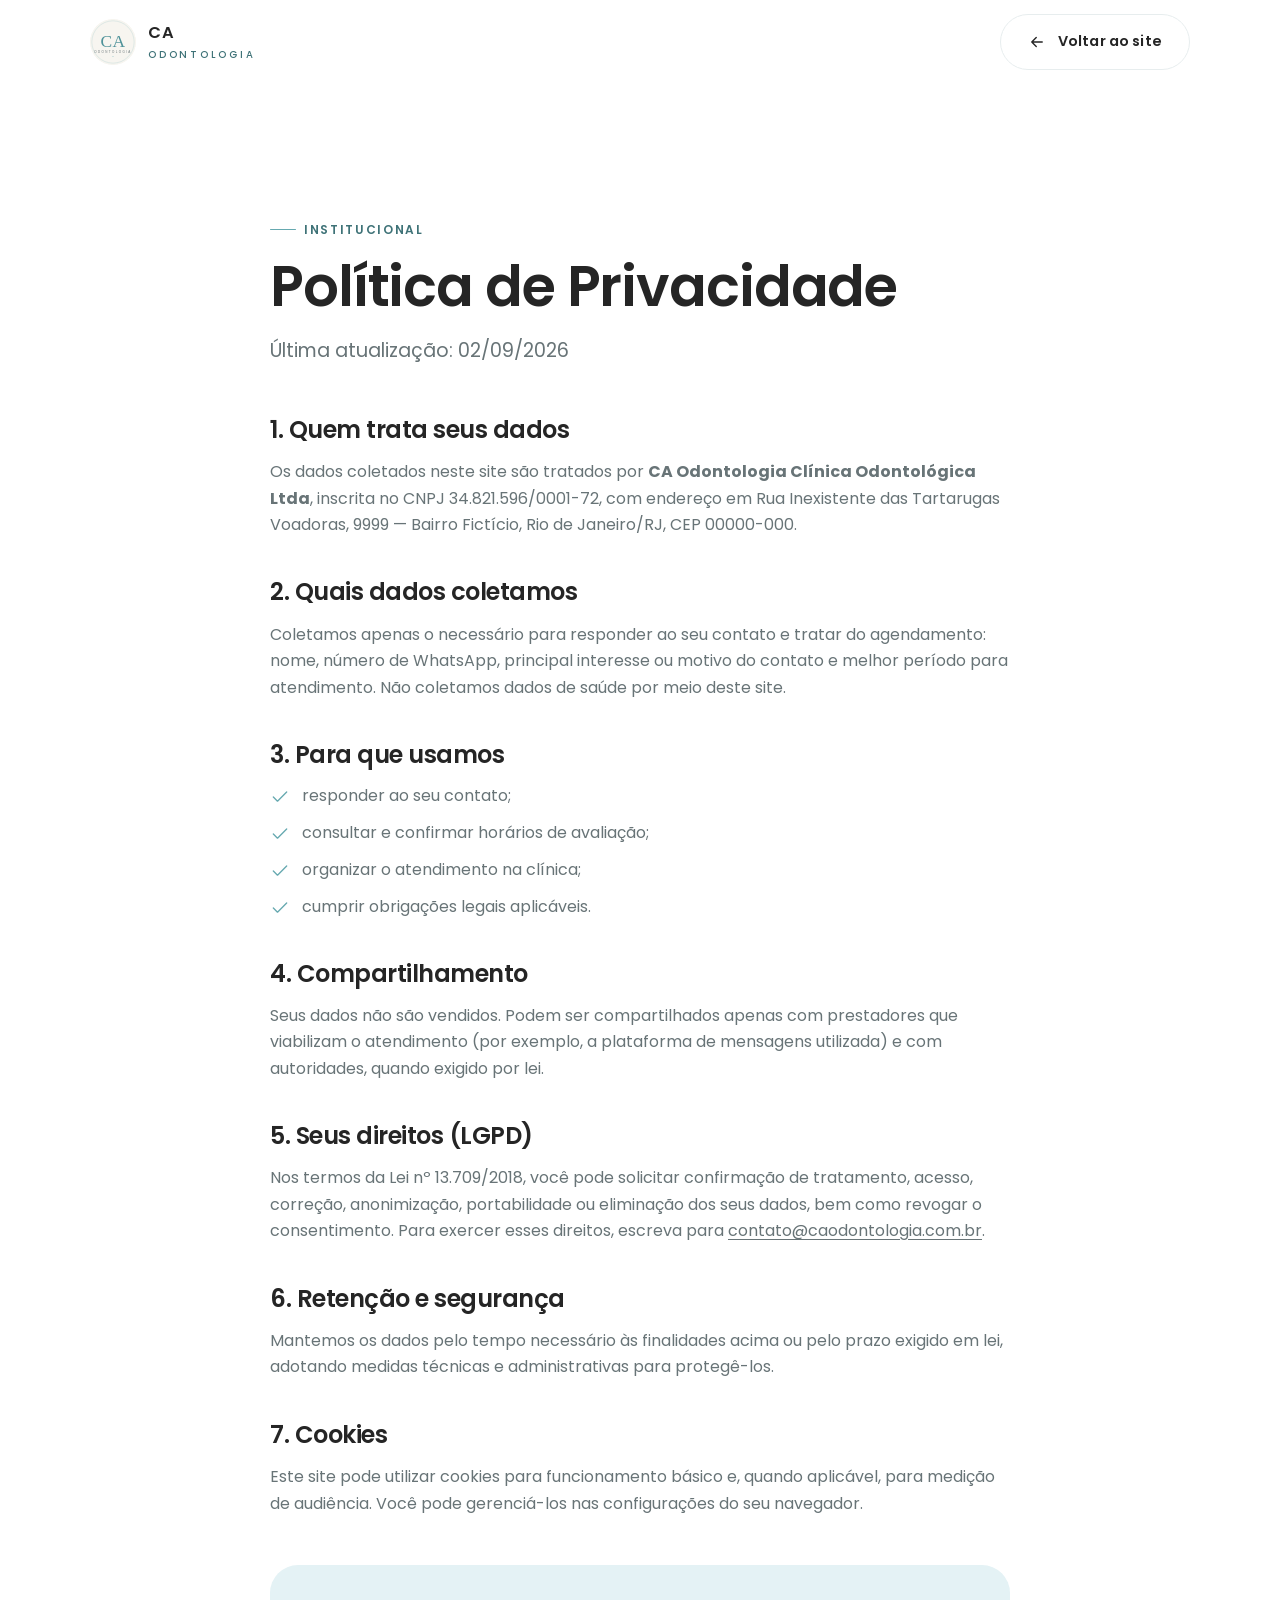
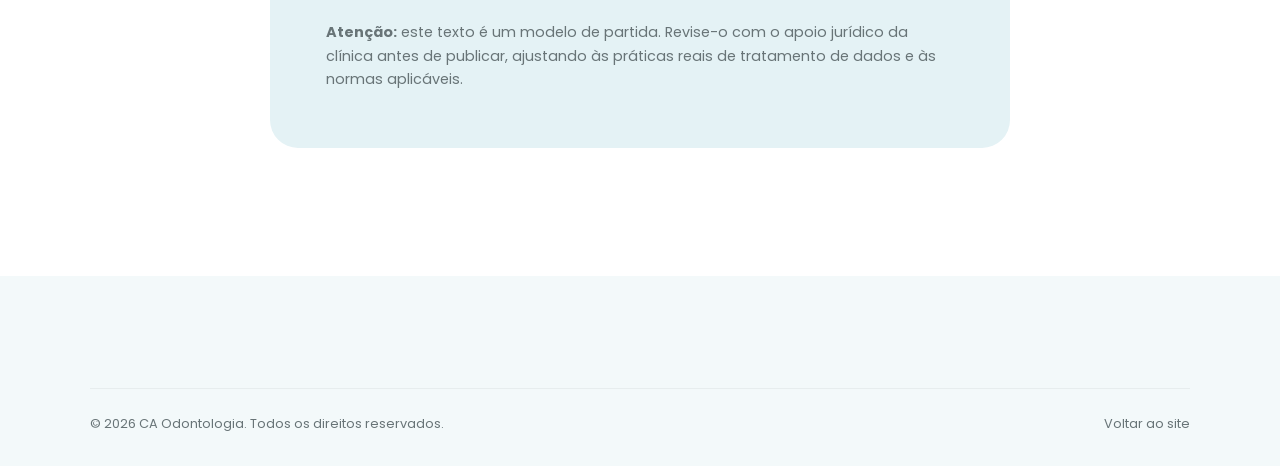
<file: politica-de-privacidade.html>
<!DOCTYPE html>
<html lang="pt-BR">
<head>
<meta charset="UTF-8">
<meta name="viewport" content="width=device-width, initial-scale=1">
<title>Política de Privacidade · CA Odontologia</title>
<meta name="description" content="Como a CA Odontologia trata os dados pessoais coletados no site.">
<meta name="robots" content="noindex">
<meta name="theme-color" content="#66A9B0">
<link rel="icon" href="assets/logo/favicon.svg" type="image/svg+xml">
<link rel="preconnect" href="https://fonts.googleapis.com">
<link rel="preconnect" href="https://fonts.gstatic.com" crossorigin>
<link href="https://fonts.googleapis.com/css2?family=Poppins:wght@300;400;500;600;700&family=Fraunces:ital,opsz,wght@1,9..144,300;1,9..144,400&display=swap" rel="stylesheet">
<link rel="stylesheet" href="css/style.css">
</head>
<body>

<header class="header">
  <div class="container header__inner">
    <a class="brand" href="index.html" aria-label="CA Odontologia — início">
      <img class="brand__mark" src="assets/logo/logo-ca-odontologia.svg" alt="" width="46" height="46" data-ph="Logo">
      <span><span class="brand__name">CA</span><span class="brand__tag">Odontologia</span></span>
    </a>
    <a class="btn btn--outline" href="index.html">
      <svg class="icon icon--sm" viewBox="0 0 24 24" aria-hidden="true"><path d="M19 12H5M11 18l-6-6 6-6"/></svg>
      Voltar ao site
    </a>
  </div>
</header>

<main class="section">
  <div class="container container--narrow">
    <span class="eyebrow">Institucional</span>
    <h1>Política de Privacidade</h1>
    <p class="lead" style="margin-top:var(--sp-4)">
      Última atualização: <span data-cfg="dataAtualizacao">[00/00/0000]</span>
    </p>

    <div class="stack" style="margin-top:var(--sp-8)">
      <h2 style="font-size:var(--fs-h3)">1. Quem trata seus dados</h2>
      <p class="muted">
        Os dados coletados neste site são tratados por
        <strong data-cfg="razaoSocial">[Razão social da clínica]</strong>,
        inscrita no CNPJ <span data-cfg="cnpj">[00.000.000/0001-00]</span>, com endereço em
        <span data-cfg="endereco">[endereço completo]</span>.
      </p>

      <h2 style="font-size:var(--fs-h3);margin-top:var(--sp-7)">2. Quais dados coletamos</h2>
      <p class="muted">
        Coletamos apenas o necessário para responder ao seu contato e tratar do agendamento:
        nome, número de WhatsApp, principal interesse ou motivo do contato e melhor período
        para atendimento. Não coletamos dados de saúde por meio deste site.
      </p>

      <h2 style="font-size:var(--fs-h3);margin-top:var(--sp-7)">3. Para que usamos</h2>
      <ul class="checklist" style="margin-top:var(--sp-4)">
        <li><svg class="icon" viewBox="0 0 24 24" aria-hidden="true"><path d="M20 6 9 17l-5-5"/></svg> responder ao seu contato;</li>
        <li><svg class="icon" viewBox="0 0 24 24" aria-hidden="true"><path d="M20 6 9 17l-5-5"/></svg> consultar e confirmar horários de avaliação;</li>
        <li><svg class="icon" viewBox="0 0 24 24" aria-hidden="true"><path d="M20 6 9 17l-5-5"/></svg> organizar o atendimento na clínica;</li>
        <li><svg class="icon" viewBox="0 0 24 24" aria-hidden="true"><path d="M20 6 9 17l-5-5"/></svg> cumprir obrigações legais aplicáveis.</li>
      </ul>

      <h2 style="font-size:var(--fs-h3);margin-top:var(--sp-7)">4. Compartilhamento</h2>
      <p class="muted">
        Seus dados não são vendidos. Podem ser compartilhados apenas com prestadores que
        viabilizam o atendimento (por exemplo, a plataforma de mensagens utilizada) e com
        autoridades, quando exigido por lei.
      </p>

      <h2 style="font-size:var(--fs-h3);margin-top:var(--sp-7)">5. Seus direitos (LGPD)</h2>
      <p class="muted">
        Nos termos da Lei nº 13.709/2018, você pode solicitar confirmação de tratamento,
        acesso, correção, anonimização, portabilidade ou eliminação dos seus dados, bem como
        revogar o consentimento. Para exercer esses direitos, escreva para
        <a data-cfg-href="email" data-cfg="email" href="#" style="text-decoration:underline;text-underline-offset:3px">[e-mail da clínica]</a>.
      </p>

      <h2 style="font-size:var(--fs-h3);margin-top:var(--sp-7)">6. Retenção e segurança</h2>
      <p class="muted">
        Mantemos os dados pelo tempo necessário às finalidades acima ou pelo prazo exigido em
        lei, adotando medidas técnicas e administrativas para protegê-los.
      </p>

      <h2 style="font-size:var(--fs-h3);margin-top:var(--sp-7)">7. Cookies</h2>
      <p class="muted">
        Este site pode utilizar cookies para funcionamento básico e, quando aplicável, para
        medição de audiência. Você pode gerenciá-los nas configurações do seu navegador.
      </p>

      <div class="block-secondary" style="margin-top:var(--sp-8)">
        <p class="small muted" style="margin:0">
          <strong>Atenção:</strong> este texto é um modelo de partida. Revise-o com o apoio
          jurídico da clínica antes de publicar, ajustando às práticas reais de tratamento de
          dados e às normas aplicáveis.
        </p>
      </div>
    </div>
  </div>
</main>

<footer class="footer">
  <div class="container">
    <div class="footer__legal">
      <span>© <span id="anoAtual">2026</span> CA Odontologia. Todos os direitos reservados.</span>
      <a href="index.html">Voltar ao site</a>
    </div>
  </div>
</footer>

<script src="js/config.js"></script>
<script src="js/main.js"></script>
</body>
</html>
</file>
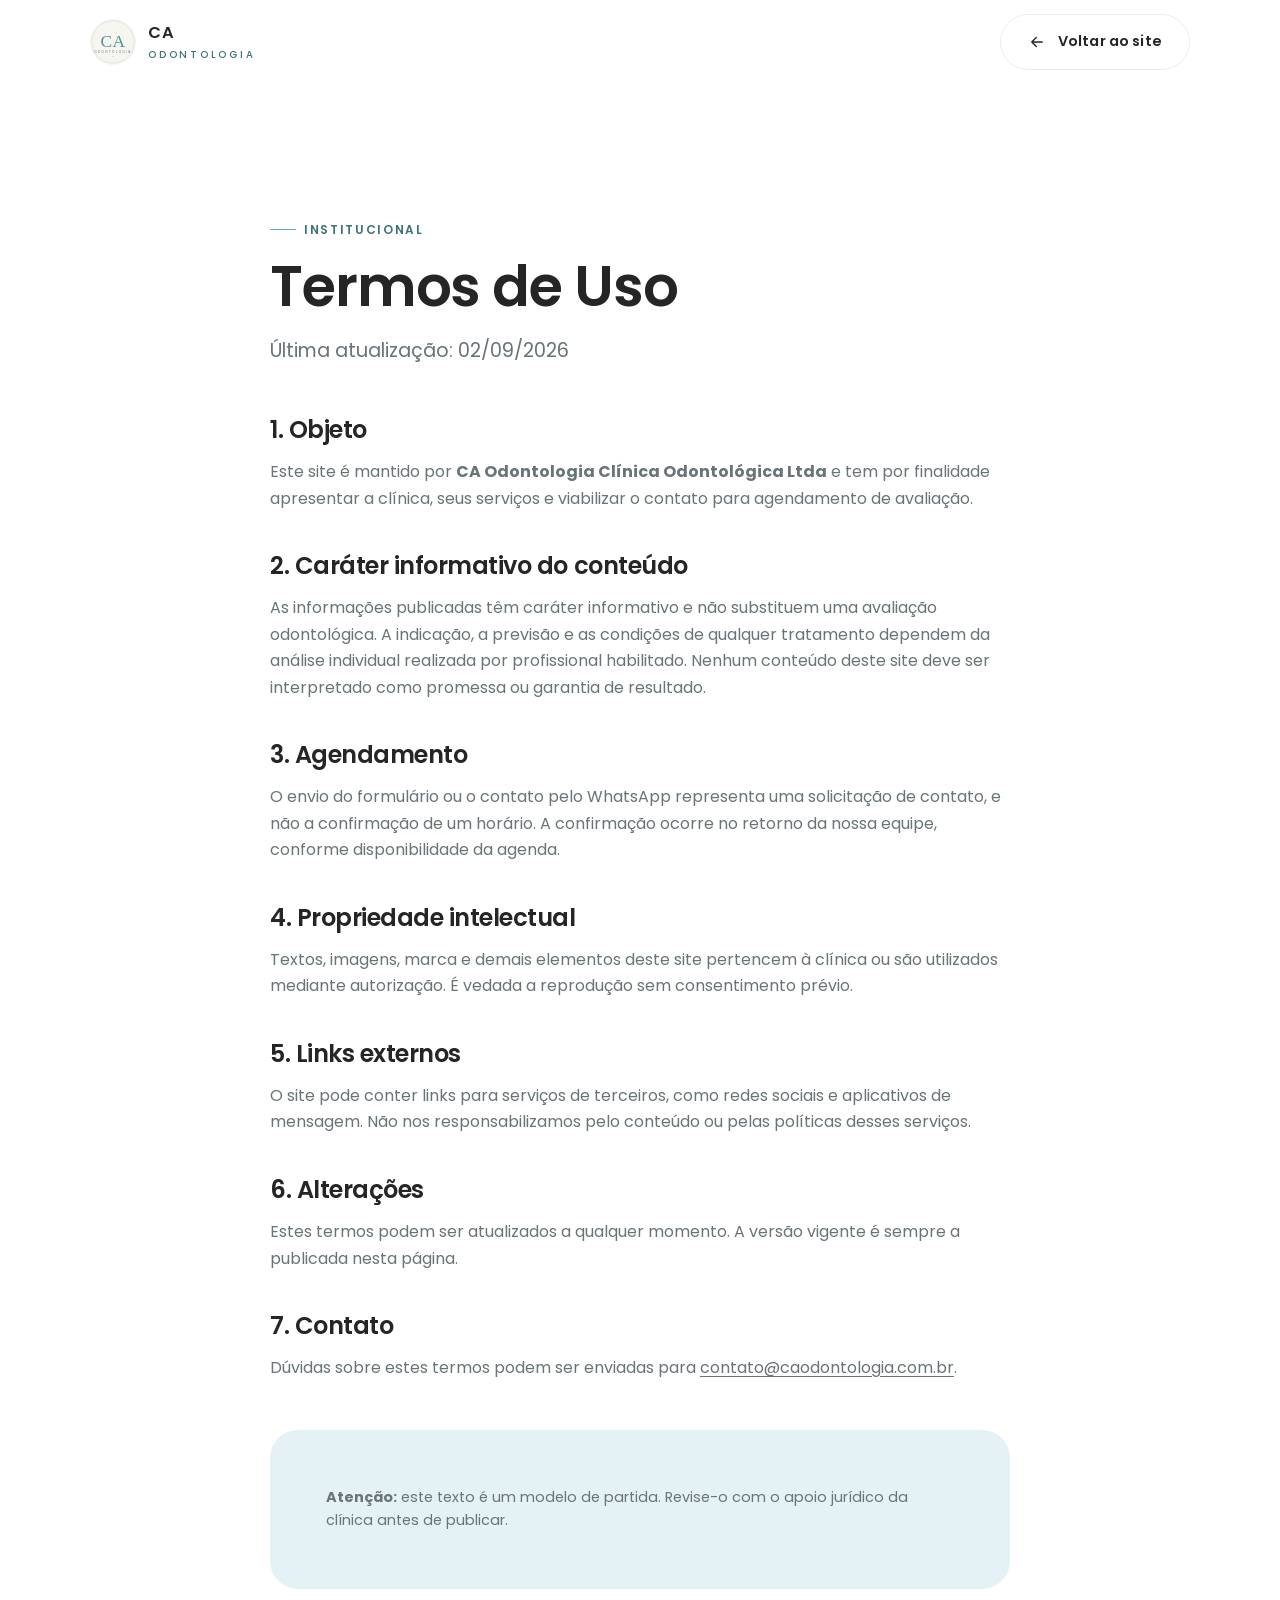
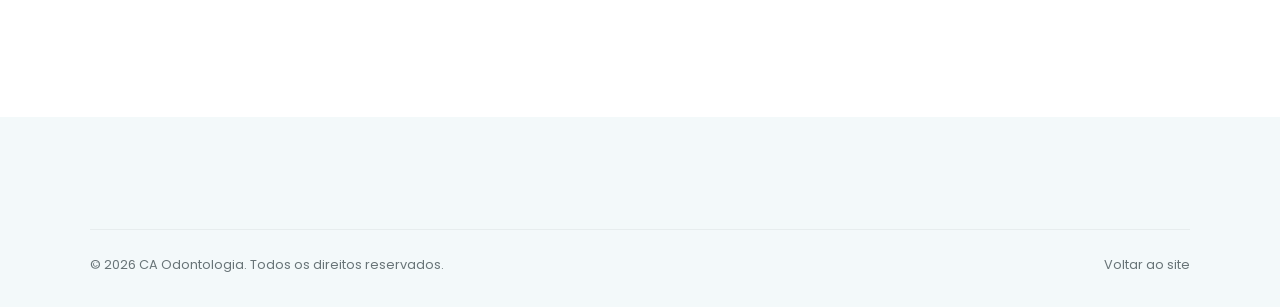
<file: termos-de-uso.html>
<!DOCTYPE html>
<html lang="pt-BR">
<head>
<meta charset="UTF-8">
<meta name="viewport" content="width=device-width, initial-scale=1">
<title>Termos de Uso · CA Odontologia</title>
<meta name="description" content="Condições de uso do site da CA Odontologia.">
<meta name="robots" content="noindex">
<meta name="theme-color" content="#66A9B0">
<link rel="icon" href="assets/logo/favicon.svg" type="image/svg+xml">
<link rel="preconnect" href="https://fonts.googleapis.com">
<link rel="preconnect" href="https://fonts.gstatic.com" crossorigin>
<link href="https://fonts.googleapis.com/css2?family=Poppins:wght@300;400;500;600;700&family=Fraunces:ital,opsz,wght@1,9..144,300;1,9..144,400&display=swap" rel="stylesheet">
<link rel="stylesheet" href="css/style.css">
</head>
<body>

<header class="header">
  <div class="container header__inner">
    <a class="brand" href="index.html" aria-label="CA Odontologia — início">
      <img class="brand__mark" src="assets/logo/logo-ca-odontologia.svg" alt="" width="46" height="46" data-ph="Logo">
      <span><span class="brand__name">CA</span><span class="brand__tag">Odontologia</span></span>
    </a>
    <a class="btn btn--outline" href="index.html">
      <svg class="icon icon--sm" viewBox="0 0 24 24" aria-hidden="true"><path d="M19 12H5M11 18l-6-6 6-6"/></svg>
      Voltar ao site
    </a>
  </div>
</header>

<main class="section">
  <div class="container container--narrow">
    <span class="eyebrow">Institucional</span>
    <h1>Termos de Uso</h1>
    <p class="lead" style="margin-top:var(--sp-4)">
      Última atualização: <span data-cfg="dataAtualizacao">[00/00/0000]</span>
    </p>

    <div class="stack" style="margin-top:var(--sp-8)">
      <h2 style="font-size:var(--fs-h3)">1. Objeto</h2>
      <p class="muted">
        Este site é mantido por <strong data-cfg="razaoSocial">[Razão social da clínica]</strong>
        e tem por finalidade apresentar a clínica, seus serviços e viabilizar o contato para
        agendamento de avaliação.
      </p>

      <h2 style="font-size:var(--fs-h3);margin-top:var(--sp-7)">2. Caráter informativo do conteúdo</h2>
      <p class="muted">
        As informações publicadas têm caráter informativo e não substituem uma avaliação
        odontológica. A indicação, a previsão e as condições de qualquer tratamento dependem
        da análise individual realizada por profissional habilitado. Nenhum conteúdo deste site
        deve ser interpretado como promessa ou garantia de resultado.
      </p>

      <h2 style="font-size:var(--fs-h3);margin-top:var(--sp-7)">3. Agendamento</h2>
      <p class="muted">
        O envio do formulário ou o contato pelo WhatsApp representa uma solicitação de contato,
        e não a confirmação de um horário. A confirmação ocorre no retorno da nossa equipe,
        conforme disponibilidade da agenda.
      </p>

      <h2 style="font-size:var(--fs-h3);margin-top:var(--sp-7)">4. Propriedade intelectual</h2>
      <p class="muted">
        Textos, imagens, marca e demais elementos deste site pertencem à clínica ou são
        utilizados mediante autorização. É vedada a reprodução sem consentimento prévio.
      </p>

      <h2 style="font-size:var(--fs-h3);margin-top:var(--sp-7)">5. Links externos</h2>
      <p class="muted">
        O site pode conter links para serviços de terceiros, como redes sociais e aplicativos
        de mensagem. Não nos responsabilizamos pelo conteúdo ou pelas políticas desses serviços.
      </p>

      <h2 style="font-size:var(--fs-h3);margin-top:var(--sp-7)">6. Alterações</h2>
      <p class="muted">
        Estes termos podem ser atualizados a qualquer momento. A versão vigente é sempre a
        publicada nesta página.
      </p>

      <h2 style="font-size:var(--fs-h3);margin-top:var(--sp-7)">7. Contato</h2>
      <p class="muted">
        Dúvidas sobre estes termos podem ser enviadas para
        <a data-cfg-href="email" data-cfg="email" href="#" style="text-decoration:underline;text-underline-offset:3px">[e-mail da clínica]</a>.
      </p>

      <div class="block-secondary" style="margin-top:var(--sp-8)">
        <p class="small muted" style="margin:0">
          <strong>Atenção:</strong> este texto é um modelo de partida. Revise-o com o apoio
          jurídico da clínica antes de publicar.
        </p>
      </div>
    </div>
  </div>
</main>

<footer class="footer">
  <div class="container">
    <div class="footer__legal">
      <span>© <span id="anoAtual">2026</span> CA Odontologia. Todos os direitos reservados.</span>
      <a href="index.html">Voltar ao site</a>
    </div>
  </div>
</footer>

<script src="js/config.js"></script>
<script src="js/main.js"></script>
</body>
</html>
</file>
<file: css/style.css>
/* ==========================================================================
   CA ODONTOLOGIA — Design System
   Branco + turquesa + tipografia limpa + fotografia clínica + formas orgânicas
   ========================================================================== */

/* --------------------------------------------------------------------------
   1. TOKENS
   -------------------------------------------------------------------------- */
:root {
  /* Cor — escala de 10 stops derivada da marca (#66A9B0 = stop 500).
     Mesmo matiz (186°) e saturação (32%); só a luminosidade varia.
     Stops 700+ passam WCAG AA (4.5:1) com texto branco. */
  --c-primary-50:  #F3F8F9;
  --c-primary-100: #E4F0F1;
  --c-primary-200: #CBE2E4;
  --c-primary-300: #ADD1D4;
  --c-primary-400: #89BDC2;
  --c-primary-500: #66A9B0;   /* a marca */
  --c-primary-600: #4F9299;
  --c-primary-700: #3E7277;   /* 5.41:1 com branco */
  --c-primary-800: #2E5559;   /* 8.20:1 com branco */
  --c-primary-900: #203B3E;

  /* Papéis semânticos */
  --c-primary:        var(--c-primary-500);  /* decorativo: ícone, blob, borda */
  --c-primary-dark:   var(--c-primary-700);  /* texto de destaque sobre branco */
  --c-primary-deep:   var(--c-primary-800);
  --c-cta:            var(--c-primary-700);  /* fundo de botão com texto branco */
  --c-cta-hover:      var(--c-primary-800);
  --c-secondary:      #AEDAE2;
  --c-secondary-soft: #E4F2F5;
  --c-secondary-mist: #F3F9FA;
  --c-bg:             #FFFFFF;
  --c-text:           #252525;
  --c-gray:           #687477;
  --c-gray-light:     #9AA5A7;
  --c-line:           #E7EDEE;
  --c-cream:          #F7F5F0;

  /* Feedback */
  --c-error:   #C25A4E;
  --c-success: var(--c-primary-700);
  --c-whats:   #157A3B;   /* verde WhatsApp escurecido: 5.41:1 com branco */
  --c-whats-hover: #0F5F2D;

  /* Tipografia */
  --font-sans: 'Poppins', 'Montserrat', -apple-system, BlinkMacSystemFont, 'Segoe UI', Roboto, sans-serif;
  --font-serif: 'Fraunces', 'Playfair Display', Georgia, 'Times New Roman', serif;

  --fs-display: clamp(2rem, 1.15rem + 4.2vw, 4.4rem);
  --fs-h1:      clamp(1.85rem, 1.15rem + 3.2vw, 3.5rem);
  --fs-h2:      clamp(1.55rem, 1.05rem + 2.4vw, 2.85rem);
  --fs-h3:      clamp(1.2rem, 1.05rem + 0.7vw, 1.5rem);
  --fs-lead:    clamp(1.02rem, 0.96rem + 0.35vw, 1.2rem);
  --fs-body:    1rem;
  --fs-sm:      0.9rem;
  --fs-xs:      0.8rem;
  --fs-label:   0.75rem;

  /* Espaço */
  --sp-1: 0.25rem;  --sp-2: 0.5rem;   --sp-3: 0.75rem;  --sp-4: 1rem;
  --sp-5: 1.5rem;   --sp-6: 2rem;     --sp-7: 2.5rem;   --sp-8: 3rem;
  --sp-9: 4rem;     --sp-10: 5rem;    --sp-11: 6.5rem;  --sp-12: 8rem;

  --section-y: clamp(4.5rem, 2.6rem + 7vw, 8rem);
  --container: 1180px;
  --container-narrow: 820px;
  --gutter: clamp(1.25rem, 0.7rem + 2.4vw, 2.5rem);

  /* Forma */
  --r-sm:   8px;
  --r-md:   12px;
  --r-lg:   20px;
  --r-xl:   28px;
  --r-pill: 999px;
  --r-photo: 24px;

  /* Elevação — sempre suave, nunca pesada */
  --sh-sm: 0 2px 8px rgba(37, 37, 37, 0.04);
  --sh-md: 0 8px 28px rgba(37, 37, 37, 0.07);
  --sh-lg: 0 20px 55px rgba(47, 95, 101, 0.12);
  --sh-primary: 0 8px 22px rgba(46, 85, 89, 0.26);

  /* Movimento */
  --ease: cubic-bezier(0.22, 0.61, 0.36, 1);
  --t-fast: 0.18s var(--ease);
  --t: 0.32s var(--ease);
}

/* --------------------------------------------------------------------------
   2. RESET / BASE
   -------------------------------------------------------------------------- */
*, *::before, *::after { box-sizing: border-box; }

html {
  -webkit-text-size-adjust: 100%;
  scroll-behavior: smooth;
  scroll-padding-top: 92px;
}

body {
  margin: 0;
  background: var(--c-bg);
  color: var(--c-text);
  font-family: var(--font-sans);
  font-size: var(--fs-body);
  font-weight: 400;
  line-height: 1.65;
  -webkit-font-smoothing: antialiased;
  -moz-osx-font-smoothing: grayscale;
  overflow-x: hidden;
}

h1, h2, h3, h4 {
  margin: 0;
  font-weight: 600;
  line-height: 1.14;
  letter-spacing: -0.02em;
  color: var(--c-text);
  text-wrap: balance;
}

h1 { font-size: var(--fs-h1); font-weight: 600; }
h2 { font-size: var(--fs-h2); }
h3 { font-size: var(--fs-h3); line-height: 1.25; }

p { margin: 0 0 var(--sp-4); }
p:last-child { margin-bottom: 0; }

a { color: inherit; text-decoration: none; }

img, svg, video { max-width: 100%; display: block; }
img { height: auto; }

ul, ol { margin: 0; padding: 0; list-style: none; }

button, input, select, textarea { font: inherit; color: inherit; }

:focus-visible {
  outline: 2.5px solid var(--c-primary);
  outline-offset: 3px;
  border-radius: 4px;
}

::selection { background: var(--c-secondary); color: var(--c-text); }

/* --------------------------------------------------------------------------
   3. LAYOUT
   -------------------------------------------------------------------------- */
.container {
  width: 100%;
  max-width: var(--container);
  margin-inline: auto;
  padding-inline: var(--gutter);
}
.container--narrow { max-width: var(--container-narrow); }

.section { padding-block: var(--section-y); position: relative; overflow-x: clip; }
.section--tint  { background: var(--c-secondary-mist); }
.section--cream { background: var(--c-cream); }
.section--tight { padding-block: clamp(2.5rem, 1.5rem + 4vw, 4.5rem); }

.grid { display: grid; gap: var(--sp-5); }

.split {
  display: grid;
  gap: clamp(2rem, 1rem + 5vw, 5rem);
  align-items: center;
}
@media (min-width: 900px) {
  .split { grid-template-columns: 1fr 1fr; }
  .split--text-wide { grid-template-columns: 1.08fr 0.92fr; }
  .split--media-first > .split__media { order: -1; }
}

.stack > * + * { margin-top: var(--sp-4); }

.sr-only {
  position: absolute; width: 1px; height: 1px;
  padding: 0; margin: -1px; overflow: hidden;
  clip: rect(0 0 0 0); white-space: nowrap; border: 0;
}

/* --------------------------------------------------------------------------
   4. TIPOGRAFIA UTILITÁRIA
   -------------------------------------------------------------------------- */
.eyebrow {
  display: inline-flex;
  align-items: center;
  gap: var(--sp-2);
  font-size: var(--fs-label);
  font-weight: 600;
  letter-spacing: 0.14em;
  text-transform: uppercase;
  color: var(--c-primary-dark);
  margin-bottom: var(--sp-4);
}
.eyebrow::before {
  content: "";
  width: 26px; height: 1.5px;
  background: var(--c-primary);
  border-radius: 2px;
  flex: none;
}
.eyebrow--plain::before { display: none; }
.eyebrow--light { color: var(--c-secondary); }
.eyebrow--light::before { background: var(--c-secondary); }

.lead {
  font-size: var(--fs-lead);
  color: var(--c-gray);
  line-height: 1.7;
  max-width: 62ch;
}

.muted { color: var(--c-gray); }
.small { font-size: var(--fs-sm); }
.xs    { font-size: var(--fs-xs); }

.accent { color: var(--c-primary-dark); }

/* Destaque editorial serifado — usado com muita parcimônia */
.editorial {
  font-family: var(--font-serif);
  font-weight: 400;
  font-style: italic;
  letter-spacing: -0.01em;
}

.section-head { max-width: 720px; margin-bottom: var(--sp-8); }
.section-head--center { margin-inline: auto; text-align: center; }
.section-head--center .eyebrow { justify-content: center; }
.section-head--center .lead { margin-inline: auto; }
.section-head .lead { margin-top: var(--sp-4); }

.section-head--split {
  display: grid;
  gap: var(--sp-5);
  max-width: none;
  align-items: end;
}
@media (min-width: 900px) {
  .section-head--split { grid-template-columns: 1.15fr 0.85fr; gap: var(--sp-8); }
}

/* --------------------------------------------------------------------------
   5. BOTÕES E PILLS
   -------------------------------------------------------------------------- */
.btn {
  display: inline-flex;
  align-items: center;
  justify-content: center;
  gap: var(--sp-3);
  padding: 0.95rem 1.7rem;
  border: 1.5px solid transparent;
  border-radius: var(--r-pill);
  font-size: var(--fs-sm);
  font-weight: 600;
  letter-spacing: 0.01em;
  cursor: pointer;
  text-align: center;
  text-wrap: balance;
  transition: background var(--t-fast), color var(--t-fast),
              border-color var(--t-fast), transform var(--t-fast),
              box-shadow var(--t-fast);
}
/* O ícone nunca encolhe nem quebra para uma linha própria: se o rótulo
   quebrar, os dois continuam alinhados na mesma caixa. */
.btn svg { flex: none; }
.btn > svg:last-child { align-self: center; }

.btn--primary {
  background: var(--c-cta);
  color: #fff;
  box-shadow: var(--sh-primary);
}
.btn--primary:hover {
  background: var(--c-cta-hover);
  transform: translateY(-2px);
  box-shadow: 0 12px 28px rgba(46, 85, 89, 0.34);
}

.btn--outline {
  background: transparent;
  color: var(--c-text);
  border-color: var(--c-line);
}
.btn--outline:hover {
  border-color: var(--c-primary);
  color: var(--c-primary-dark);
  background: var(--c-secondary-mist);
}

.btn--ghost { background: transparent; color: var(--c-primary-dark); padding-inline: 0.35rem; }
.btn--ghost:hover { color: var(--c-text); gap: var(--sp-4); }

.btn--light {
  background: #fff;
  color: var(--c-primary-deep);
}
.btn--light:hover { transform: translateY(-2px); box-shadow: var(--sh-md); }

.btn--on-dark-outline {
  background: transparent;
  color: #fff;
  border-color: rgba(255, 255, 255, 0.5);
}
.btn--on-dark-outline:hover { background: rgba(255, 255, 255, 0.14); border-color: #fff; }

.btn--wa { background: var(--c-whats); color: #fff; box-shadow: 0 8px 22px rgba(21, 122, 59, 0.26); }
.btn--wa:hover { background: var(--c-whats-hover); transform: translateY(-2px); }

.btn--block { width: 100%; }
.btn--lg { padding: 1.1rem 2.1rem; font-size: 1rem; }

.btn-row {
  display: flex;
  flex-wrap: wrap;
  gap: var(--sp-4);
  align-items: center;
}

/* Pill — label/tag */
.pill {
  display: inline-flex;
  align-items: center;
  gap: var(--sp-2);
  padding: 0.42rem 0.95rem;
  border-radius: var(--r-pill);
  background: var(--c-secondary-soft);
  color: var(--c-primary-deep);
  font-size: var(--fs-xs);
  font-weight: 600;
  letter-spacing: 0.02em;
}
.pill--outline { background: transparent; border: 1.5px solid var(--c-line); color: var(--c-gray); }
.pill--solid { background: var(--c-primary); color: #fff; }
.pill--glass {
  background: rgba(255, 255, 255, 0.16);
  color: #fff;
  border: 1px solid rgba(255, 255, 255, 0.28);
  backdrop-filter: blur(8px);
}
.pill__dot { width: 7px; height: 7px; border-radius: 50%; background: currentColor; flex: none; }

/* --------------------------------------------------------------------------
   6. ÍCONES — lineares, 1.5–2px
   -------------------------------------------------------------------------- */
.icon {
  width: 22px; height: 22px;
  fill: none;
  stroke: currentColor;
  stroke-width: 1.6;
  stroke-linecap: round;
  stroke-linejoin: round;
  flex: none;
}
.icon--sm { width: 18px; height: 18px; stroke-width: 1.8; }
.icon--lg { width: 28px; height: 28px; stroke-width: 1.5; }

.icon-badge {
  width: 52px; height: 52px;
  display: grid;
  place-items: center;
  border-radius: var(--r-md);
  background: var(--c-secondary-soft);
  color: var(--c-primary-dark);
  flex: none;
}
.icon-badge--round { border-radius: 50%; }
.icon-badge--solid { background: var(--c-primary); color: #fff; }

/* --------------------------------------------------------------------------
   7. FORMAS ORGÂNICAS / DECORAÇÃO
   -------------------------------------------------------------------------- */
.wave {
  display: block;
  width: 100%;
  height: clamp(38px, 5vw, 76px);
  color: var(--c-bg);
}
.wave svg { width: 100%; height: 100%; display: block; }
.wave--tint { color: var(--c-secondary-mist); }
.wave--flip { transform: rotate(180deg); }

.blob {
  position: absolute;
  border-radius: 62% 38% 45% 55% / 55% 48% 52% 45%;
  background: var(--c-secondary-soft);
  filter: blur(0.5px);
  z-index: 0;
  pointer-events: none;
}
.blob--a { width: 320px; height: 300px; top: -90px; right: -110px; opacity: 0.55; }
.blob--b { width: 240px; height: 230px; bottom: -80px; left: -90px; opacity: 0.4;
           border-radius: 45% 55% 60% 40% / 48% 55% 45% 52%; }

.section > .container { position: relative; z-index: 1; }

/* --------------------------------------------------------------------------
   8. CARDS
   -------------------------------------------------------------------------- */
.card {
  background: #fff;
  border: 1px solid var(--c-line);
  border-radius: var(--r-md);
  padding: var(--sp-6);
  transition: border-color var(--t), transform var(--t), box-shadow var(--t);
}
.card:hover { border-color: rgba(102, 169, 176, 0.5); transform: translateY(-3px); box-shadow: var(--sh-md); }
.card--flat:hover { transform: none; box-shadow: none; }
.card--soft { background: var(--c-secondary-mist); border-color: transparent; }
.card__title { margin-bottom: var(--sp-3); }
.card__text { color: var(--c-gray); font-size: var(--fs-sm); margin: 0; }

.cards {
  display: grid;
  gap: var(--sp-5);
  grid-template-columns: repeat(auto-fit, minmax(min(100%, 260px), 1fr));
}
.cards--2 { grid-template-columns: repeat(auto-fit, minmax(min(100%, 340px), 1fr)); }
.cards--3 { grid-template-columns: repeat(auto-fit, minmax(min(100%, 290px), 1fr)); }

/* Photo card — foto clínica com forma orgânica */
.photo-card {
  position: relative;
  border-radius: var(--r-photo);
  overflow: hidden;
  background: var(--c-secondary-mist);
  box-shadow: var(--sh-lg);
}
.photo-card img {
  width: 100%; height: 100%;
  object-fit: cover;
  display: block;
}
.photo-card--organic { border-radius: 140px 24px 140px 24px; }
.photo-card--soft    { border-radius: 24px 140px 24px 140px; }
.photo-card--tall    { aspect-ratio: 4 / 5; }
.photo-card--wide    { aspect-ratio: 16 / 11; }
.photo-card--square  { aspect-ratio: 1; }

/* Info card flutuante sobre a foto */
.float-card {
  position: absolute;
  background: rgba(255, 255, 255, 0.94);
  backdrop-filter: blur(12px);
  border-radius: var(--r-md);
  padding: var(--sp-4) var(--sp-5);
  box-shadow: var(--sh-md);
  display: flex;
  align-items: center;
  gap: var(--sp-3);
  max-width: 265px;
  z-index: 2;
}
.float-card__value { display: block; font-size: 1.28rem; font-weight: 600; line-height: 1.15; }
.float-card__label { display: block; margin-top: 2px; font-size: var(--fs-xs); color: var(--c-gray); line-height: 1.4; }

/* --------------------------------------------------------------------------
   9. HEADER
   -------------------------------------------------------------------------- */
.topbar {
  background: var(--c-primary-700);
  color: #fff;
  font-size: var(--fs-xs);
  letter-spacing: 0.015em;
}
.topbar__inner {
  display: flex;
  flex-wrap: wrap;
  align-items: center;
  justify-content: center;
  gap: var(--sp-2) var(--sp-4);
  padding-block: 0.6rem;
  text-align: center;
}
.topbar__item { display: inline-flex; align-items: center; gap: 0.45rem; }
.topbar a { text-decoration: underline; text-underline-offset: 3px; text-decoration-thickness: 1px; }
.topbar a:hover { color: var(--c-secondary); }
.topbar__sep { opacity: 0.55; }
@media (max-width: 640px) { .topbar__sep { display: none; } }

.header {
  position: sticky;
  top: 0;
  z-index: 90;
  background: rgba(255, 255, 255, 0.9);
  backdrop-filter: blur(14px);
  border-bottom: 1px solid transparent;
  transition: border-color var(--t), box-shadow var(--t), background var(--t);
}
.header.is-stuck { border-bottom-color: var(--c-line); box-shadow: var(--sh-sm); background: rgba(255,255,255,0.96); }

.header__inner {
  display: flex;
  align-items: center;
  justify-content: space-between;
  gap: var(--sp-5);
  padding-block: 0.85rem;
}

.brand { display: inline-flex; align-items: center; gap: var(--sp-3); }
.brand__mark {
  width: 46px; height: 46px;
  border-radius: 50%;
  object-fit: cover;
  background: var(--c-cream);
  flex: none;
}
.brand__name {
  font-size: 1.02rem;
  font-weight: 600;
  letter-spacing: 0.06em;
  line-height: 1.15;
  text-transform: uppercase;
}
.brand__tag {
  display: block;
  font-size: 0.62rem;
  font-weight: 500;
  letter-spacing: 0.28em;
  color: var(--c-primary-dark);
  text-transform: uppercase;
}

.nav { display: none; }
@media (min-width: 1000px) {
  .nav { display: flex; align-items: center; gap: var(--sp-6); }
}
.nav a {
  font-size: var(--fs-sm);
  font-weight: 500;
  color: var(--c-gray);
  position: relative;
  padding-block: 0.3rem;
  transition: color var(--t-fast);
}
.nav a::after {
  content: "";
  position: absolute;
  left: 0; bottom: 0;
  width: 0; height: 1.5px;
  background: var(--c-primary);
  border-radius: 2px;
  transition: width var(--t);
}
.nav a:hover { color: var(--c-text); }
.nav a:hover::after { width: 100%; }

.header__actions { display: flex; align-items: center; gap: var(--sp-3); }
.header__cta { display: none; }
@media (min-width: 760px) { .header__cta { display: inline-flex; } }

.burger {
  width: 46px; height: 46px;
  display: grid; place-items: center;
  border: 1.5px solid var(--c-line);
  border-radius: 50%;
  background: #fff;
  cursor: pointer;
  color: var(--c-text);
  transition: border-color var(--t-fast), background var(--t-fast);
}
.burger:hover { border-color: var(--c-primary); }
@media (min-width: 1000px) { .burger { display: none; } }

/* Menu mobile */
.mobile-menu {
  position: fixed;
  inset: 0;
  z-index: 100;
  background: #fff;
  padding: var(--sp-5) var(--gutter) var(--sp-8);
  display: flex;
  flex-direction: column;
  gap: var(--sp-6);
  transform: translateY(-100%);
  visibility: hidden;
  transition: transform var(--t), visibility var(--t);
  overflow-y: auto;
}
.mobile-menu.is-open { transform: translateY(0); visibility: visible; }
.mobile-menu__top { display: flex; align-items: center; justify-content: space-between; }
.mobile-menu__close {
  width: 46px; height: 46px; display: grid; place-items: center;
  border: 1.5px solid var(--c-line); border-radius: 50%;
  background: #fff; cursor: pointer;
}
.mobile-menu nav { display: flex; flex-direction: column; }
.mobile-menu nav a {
  padding: var(--sp-4) 0;
  border-bottom: 1px solid var(--c-line);
  font-size: 1.12rem;
  font-weight: 500;
}
.mobile-menu__foot { display: grid; gap: var(--sp-3); margin-top: auto; }
body.no-scroll { overflow: hidden; }

/* --------------------------------------------------------------------------
   10. HERO
   -------------------------------------------------------------------------- */
.hero {
  position: relative;
  padding-block: clamp(2.5rem, 1.4rem + 4.6vw, 5.5rem) clamp(3rem, 1.6rem + 5vw, 6rem);
  overflow: hidden;
}
.hero__bg {
  position: absolute;
  inset: 0;
  background:
    radial-gradient(1000px 620px at 88% -12%, var(--c-secondary-soft) 0%, transparent 62%),
    radial-gradient(760px 500px at -8% 108%, var(--c-secondary-mist) 0%, transparent 60%);
  z-index: 0;
}
.hero .container { position: relative; z-index: 1; }

.hero__grid {
  display: grid;
  gap: clamp(2.5rem, 1.4rem + 4.5vw, 4.5rem);
  align-items: center;
}
@media (min-width: 980px) {
  .hero__grid { grid-template-columns: 1.02fr 0.98fr; }
}

.hero h1 { font-size: var(--fs-display); margin-bottom: var(--sp-5); }
.hero__sub { max-width: 54ch; }
.hero__actions { margin-top: var(--sp-7); }
.hero__micro {
  margin-top: var(--sp-4);
  font-size: var(--fs-xs);
  color: var(--c-gray);
  display: inline-flex;
  align-items: center;
  gap: 0.5rem;
  flex-wrap: wrap;
}

.hero__support {
  margin-top: var(--sp-8);
  padding-top: var(--sp-6);
  border-top: 1px solid var(--c-line);
  display: grid;
  gap: var(--sp-4);
  grid-template-columns: repeat(auto-fit, minmax(min(100%, 190px), 1fr));
}
.hero__support li {
  display: flex;
  align-items: flex-start;
  gap: var(--sp-3);
  font-size: var(--fs-sm);
  color: var(--c-gray);
  line-height: 1.45;
}
.hero__support .icon { color: var(--c-primary); margin-top: 2px; }

.hero__media { position: relative; }
.hero__media .photo-card { aspect-ratio: 5 / 6; }
@media (max-width: 979px) { .hero__media .photo-card { aspect-ratio: 4 / 3; } }
.hero__float--tr { top: 6%; right: -3%; }
.hero__float--bl { bottom: 7%; left: -7%; }
@media (max-width: 979px) {
  .hero__float--bl { left: -3%; }
}
/* No celular os cards flutuantes sufocavam a foto: saem de cima dela e viram
   uma faixa de informação logo abaixo, lado a lado. */
@media (max-width: 720px) {
  .hero__media { display: flex; flex-direction: column; gap: var(--sp-4); }
  .float-card {
    position: static;
    max-width: none;
    background: var(--c-primary-50);
    backdrop-filter: none;
    box-shadow: none;
    border: 1px solid var(--c-line);
    padding: var(--sp-4);
  }
  .hero__floats {
    display: grid;
    grid-template-columns: 1fr 1fr;
    gap: var(--sp-3);
  }
  .float-card .icon-badge { width: 38px; height: 38px; }
  .float-card__value { font-size: 1rem; }
  .float-card__label { font-size: 0.72rem; }
}


/* --------------------------------------------------------------------------
   11. LISTA DE CHECKS
   -------------------------------------------------------------------------- */
.checklist { display: grid; gap: var(--sp-3); }
.checklist li {
  display: flex;
  align-items: flex-start;
  gap: var(--sp-3);
  color: var(--c-gray);
  line-height: 1.55;
}
.checklist .icon {
  color: var(--c-primary);
  margin-top: 3px;
  width: 20px; height: 20px;
}
.checklist--2 { grid-template-columns: repeat(auto-fit, minmax(min(100%, 280px), 1fr)); }

/* --------------------------------------------------------------------------
   12. ETAPAS (mecanismo)
   -------------------------------------------------------------------------- */
.steps {
  display: grid;
  gap: var(--sp-5);
  counter-reset: step;
  grid-template-columns: repeat(auto-fit, minmax(min(100%, 270px), 1fr));
}
.step {
  position: relative;
  background: #fff;
  border: 1px solid var(--c-line);
  border-radius: var(--r-md);
  padding: var(--sp-6);
  transition: transform var(--t), box-shadow var(--t), border-color var(--t);
}
.step:hover { transform: translateY(-4px); box-shadow: var(--sh-md); border-color: rgba(102,169,176,.5); }
.step__num {
  display: inline-grid;
  place-items: center;
  width: 44px; height: 44px;
  border-radius: 50%;
  background: var(--c-secondary-soft);
  color: var(--c-primary-deep);
  font-weight: 600;
  font-size: 0.95rem;
  margin-bottom: var(--sp-4);
  transition: background var(--t), color var(--t);
}
.step:hover .step__num { background: var(--c-primary); color: #fff; }
.step h3 { margin-bottom: var(--sp-3); }
.step p { color: var(--c-gray); font-size: var(--fs-sm); }

/* --------------------------------------------------------------------------
   13. BLOCO TURQUESA (destaque)
   -------------------------------------------------------------------------- */
.block-primary {
  /* Stops 700→800: texto branco passa AA em toda a extensão do gradiente. */
  background: linear-gradient(135deg, var(--c-primary-700) 0%, var(--c-primary-800) 100%);
  color: #fff;
  border-radius: var(--r-xl);
  padding: clamp(2rem, 1.2rem + 3.4vw, 4rem);
  position: relative;
  overflow: hidden;
}
.block-primary::after {
  content: "";
  position: absolute;
  width: 420px; height: 420px;
  right: -140px; top: -170px;
  border-radius: 58% 42% 48% 52% / 52% 55% 45% 48%;
  background: rgba(255, 255, 255, 0.09);
  pointer-events: none;
}
.block-primary::before {
  content: "";
  position: absolute;
  width: 260px; height: 260px;
  left: -110px; bottom: -130px;
  border-radius: 46% 54% 58% 42% / 50% 46% 54% 50%;
  background: rgba(255, 255, 255, 0.07);
  pointer-events: none;
}
.block-primary > * { position: relative; z-index: 1; }
.block-primary h2, .block-primary h3 { color: #fff; }
.block-primary p { color: rgba(255, 255, 255, 0.9); }
.block-primary .lead { color: rgba(255, 255, 255, 0.92); }
.block-primary .checklist li { color: rgba(255, 255, 255, 0.9); }
.block-primary .checklist .icon { color: var(--c-secondary); }

.block-secondary {
  background: var(--c-secondary-soft);
  border-radius: var(--r-xl);
  padding: clamp(2rem, 1.2rem + 3.4vw, 3.5rem);
  position: relative;
  overflow: hidden;
}

/* --------------------------------------------------------------------------
   14. DIFERENCIAIS
   -------------------------------------------------------------------------- */
.benefit {
  display: flex;
  gap: var(--sp-4);
  padding: var(--sp-5);
  border-radius: var(--r-md);
  background: #fff;
  border: 1px solid var(--c-line);
  transition: border-color var(--t), background var(--t), transform var(--t);
}
.benefit:hover { border-color: rgba(102,169,176,.55); background: var(--c-secondary-mist); transform: translateY(-3px); }
.benefit__body h3 { font-size: 1.03rem; margin-bottom: var(--sp-2); }
.benefit__body p { font-size: var(--fs-sm); color: var(--c-gray); margin: 0; }

/* --------------------------------------------------------------------------
   15. TRATAMENTOS
   -------------------------------------------------------------------------- */
.treatment {
  position: relative;
  background: #fff;
  border: 1px solid var(--c-line);
  border-radius: var(--r-md);
  padding: var(--sp-6);
  display: flex;
  flex-direction: column;
  gap: var(--sp-3);
  transition: border-color var(--t), transform var(--t), box-shadow var(--t);
}
.treatment:hover { border-color: var(--c-primary); transform: translateY(-4px); box-shadow: var(--sh-md); }
.treatment__num {
  font-size: var(--fs-xs);
  font-weight: 600;
  letter-spacing: 0.12em;
  color: var(--c-primary);
}
.treatment h3 { font-size: 1.08rem; }
.treatment p { font-size: var(--fs-sm); color: var(--c-gray); margin: 0; }
.treatment__link {
  margin-top: auto;
  padding-top: var(--sp-3);
  display: inline-flex;
  align-items: center;
  gap: var(--sp-2);
  font-size: var(--fs-xs);
  font-weight: 600;
  color: var(--c-primary-dark);
  transition: gap var(--t-fast);
}
.treatment:hover .treatment__link { gap: var(--sp-3); }

/* --------------------------------------------------------------------------
   16. DEPOIMENTOS
   -------------------------------------------------------------------------- */
.testimonial {
  background: #fff;
  border: 1px solid var(--c-line);
  border-radius: var(--r-md);
  padding: var(--sp-6);
  display: flex;
  flex-direction: column;
  gap: var(--sp-4);
}
.testimonial__quote {
  font-family: var(--font-serif);
  font-size: 1.5rem;
  line-height: 1;
  color: var(--c-secondary);
}
.testimonial__text {
  color: var(--c-text);
  font-size: var(--fs-sm);
  line-height: 1.7;
  margin: 0;
}
.testimonial__author {
  margin-top: auto;
  padding-top: var(--sp-4);
  border-top: 1px solid var(--c-line);
  display: flex;
  align-items: center;
  gap: var(--sp-3);
}
.testimonial__avatar {
  width: 42px; height: 42px;
  border-radius: 50%;
  object-fit: cover;
  background: var(--c-secondary-soft);
  flex: none;
}
/* Iniciais em vez de foto: honesto num template e evita rosto de banco
   associado a um depoimento. */
.testimonial__avatar--initials {
  display: grid;
  place-items: center;
  font-size: 0.82rem;
  font-weight: 600;
  letter-spacing: 0.04em;
  color: var(--c-primary-800);
  background: var(--c-primary-100);
}
.testimonial__name { font-size: var(--fs-sm); font-weight: 600; line-height: 1.3; }
.testimonial__meta { font-size: var(--fs-xs); color: var(--c-gray); }

.trust-strip {
  display: grid;
  gap: var(--sp-4);
  grid-template-columns: repeat(auto-fit, minmax(min(100%, 210px), 1fr));
  margin-top: var(--sp-7);
  padding-top: var(--sp-7);
  border-top: 1px solid var(--c-line);
}
.trust-strip li {
  display: flex;
  align-items: flex-start;
  gap: var(--sp-3);
  font-size: var(--fs-sm);
  color: var(--c-gray);
  line-height: 1.45;
}
.trust-strip .icon { color: var(--c-primary); margin-top: 2px; }

/* --------------------------------------------------------------------------
   17. FORMULÁRIO
   -------------------------------------------------------------------------- */
.form-wrap {
  background: #fff;
  border: 1px solid var(--c-line);
  border-radius: var(--r-lg);
  padding: clamp(1.5rem, 1rem + 2.2vw, 2.75rem);
  box-shadow: var(--sh-md);
}

.field { display: grid; gap: var(--sp-2); margin-bottom: var(--sp-5); }
.field > label {
  font-size: var(--fs-xs);
  font-weight: 600;
  letter-spacing: 0.02em;
  color: var(--c-text);
}
.field input,
.field select,
.field textarea {
  width: 100%;
  padding: 0.85rem 1rem;
  border: 1.5px solid var(--c-line);
  border-radius: var(--r-sm);
  background: #fff;
  font-size: var(--fs-sm);
  transition: border-color var(--t-fast), box-shadow var(--t-fast);
}
.field input::placeholder { color: var(--c-gray-light); }
.field input:focus,
.field select:focus,
.field textarea:focus {
  outline: none;
  border-color: var(--c-primary);
  box-shadow: 0 0 0 3.5px rgba(102, 169, 176, 0.16);
}
.field select {
  appearance: none;
  background-image: url("data:image/svg+xml,%3Csvg xmlns='http://www.w3.org/2000/svg' width='16' height='16' viewBox='0 0 24 24' fill='none' stroke='%23687477' stroke-width='2' stroke-linecap='round' stroke-linejoin='round'%3E%3Cpolyline points='6 9 12 15 18 9'/%3E%3C/svg%3E");
  background-repeat: no-repeat;
  background-position: right 1rem center;
  padding-right: 2.6rem;
  cursor: pointer;
}
.field.has-error input,
.field.has-error select { border-color: var(--c-error); }
.field__error {
  font-size: var(--fs-xs);
  color: var(--c-error);
  display: none;
}
.field.has-error .field__error { display: block; }

.choice-row { display: flex; flex-wrap: wrap; gap: var(--sp-2); }
.choice { position: relative; }
.choice input { position: absolute; opacity: 0; width: 0; height: 0; }
.choice span {
  display: inline-flex;
  align-items: center;
  padding: 0.55rem 1.1rem;
  border: 1.5px solid var(--c-line);
  border-radius: var(--r-pill);
  font-size: var(--fs-xs);
  font-weight: 500;
  color: var(--c-gray);
  cursor: pointer;
  transition: all var(--t-fast);
}
.choice input:checked + span {
  background: var(--c-primary);
  border-color: var(--c-primary);
  color: #fff;
}
.choice input:focus-visible + span { outline: 2.5px solid var(--c-primary); outline-offset: 3px; }
.choice span:hover { border-color: var(--c-primary); }

.form-note {
  font-size: var(--fs-xs);
  color: var(--c-gray);
  line-height: 1.55;
  margin-top: var(--sp-4);
}
.form-divider {
  display: flex; align-items: center; gap: var(--sp-4);
  margin-block: var(--sp-5);
  color: var(--c-gray-light);
  font-size: var(--fs-xs);
}
.form-divider::before, .form-divider::after {
  content: ""; flex: 1; height: 1px; background: var(--c-line);
}

.form-success {
  display: none;
  text-align: center;
  padding: var(--sp-5) 0;
}
.form-success.is-visible { display: block; }
.form-success .icon-badge { margin: 0 auto var(--sp-5); }
.form-wrap.is-sent .form-body { display: none; }

/* --------------------------------------------------------------------------
   18. ACORDEÃO (objeções / FAQ)
   -------------------------------------------------------------------------- */
.accordion { border-top: 1px solid var(--c-line); }
.accordion__item { border-bottom: 1px solid var(--c-line); }
.accordion__trigger {
  width: 100%;
  display: flex;
  align-items: center;
  justify-content: space-between;
  gap: var(--sp-4);
  padding: var(--sp-5) 0;
  background: none;
  border: 0;
  text-align: left;
  cursor: pointer;
  font-size: 1.02rem;
  font-weight: 500;
  line-height: 1.4;
  color: var(--c-text);
  transition: color var(--t-fast);
}
.accordion__trigger:hover { color: var(--c-primary-dark); }
.accordion__icon {
  width: 34px; height: 34px;
  border-radius: 50%;
  border: 1.5px solid var(--c-line);
  display: grid; place-items: center;
  flex: none;
  transition: all var(--t);
  color: var(--c-primary-dark);
}
.accordion__item.is-open .accordion__icon {
  background: var(--c-primary);
  border-color: var(--c-primary);
  color: #fff;
  transform: rotate(45deg);
}
.accordion__panel {
  display: grid;
  grid-template-rows: 0fr;
  transition: grid-template-rows var(--t);
}
.accordion__item.is-open .accordion__panel { grid-template-rows: 1fr; }
.accordion__panel > div { overflow: hidden; }
.accordion__panel p {
  color: var(--c-gray);
  font-size: var(--fs-sm);
  line-height: 1.7;
  padding-bottom: var(--sp-5);
  padding-right: var(--sp-8);
  margin: 0;
}
@media (max-width: 640px) {
  .accordion__panel p { padding-right: var(--sp-2); }
  .accordion__trigger { font-size: 0.98rem; }
}

/* --------------------------------------------------------------------------
   19. CONTATO
   -------------------------------------------------------------------------- */
.contact-card {
  display: flex;
  gap: var(--sp-4);
  padding: var(--sp-5);
  background: #fff;
  border: 1px solid var(--c-line);
  border-radius: var(--r-md);
  transition: border-color var(--t), transform var(--t);
}
.contact-card:hover { border-color: rgba(102,169,176,.55); transform: translateY(-3px); }
.contact-card h3 { font-size: 0.95rem; margin-bottom: var(--sp-2); }
.contact-card p, .contact-card a { font-size: var(--fs-sm); color: var(--c-gray); margin: 0; line-height: 1.6; }
.contact-card a:hover { color: var(--c-primary-dark); }

.map-frame {
  border-radius: var(--r-lg);
  overflow: hidden;
  border: 1px solid var(--c-line);
  background: var(--c-secondary-mist);
  min-height: 320px;
  position: relative;
}
.map-frame iframe { width: 100%; height: 100%; min-height: 320px; border: 0; display: block; }
.map-placeholder {
  position: absolute; inset: 0;
  display: grid; place-content: center; justify-items: center;
  gap: var(--sp-2);
  text-align: center;
  padding: var(--sp-6);
  color: var(--c-gray);
  font-size: var(--fs-sm);
}

/* --------------------------------------------------------------------------
   20. CTA FINAL
   -------------------------------------------------------------------------- */
.final-cta { text-align: center; }
.final-cta h2 { max-width: 16ch; margin-inline: auto; }
.final-cta .lead { margin-inline: auto; margin-top: var(--sp-5); }
.final-cta .btn-row { justify-content: center; margin-top: var(--sp-7); }
.final-cta__micro { margin-top: var(--sp-5); font-size: var(--fs-xs); color: rgba(255,255,255,.82); }

/* --------------------------------------------------------------------------
   21. RODAPÉ
   -------------------------------------------------------------------------- */
.footer {
  background: var(--c-secondary-mist);
  padding-block: var(--sp-9) var(--sp-6);
  font-size: var(--fs-sm);
}
.footer__grid {
  display: grid;
  gap: var(--sp-7);
  grid-template-columns: repeat(auto-fit, minmax(min(100%, 220px), 1fr));
}
.footer__brand { max-width: 320px; }
.footer h4 {
  font-size: var(--fs-xs);
  font-weight: 600;
  letter-spacing: 0.12em;
  text-transform: uppercase;
  color: var(--c-text);
  margin-bottom: var(--sp-4);
}
.footer ul { display: grid; gap: var(--sp-3); }
.footer a, .footer p, .footer li { color: var(--c-gray); line-height: 1.6; }
.footer a:hover { color: var(--c-primary-dark); }

.social { display: flex; gap: var(--sp-3); margin-top: var(--sp-5); }
.social a {
  width: 40px; height: 40px;
  display: grid; place-items: center;
  border: 1.5px solid var(--c-line);
  border-radius: 50%;
  color: var(--c-gray);
  transition: all var(--t-fast);
}
.social a:hover { background: var(--c-primary); border-color: var(--c-primary); color: #fff; }

.footer__legal {
  margin-top: var(--sp-8);
  padding-top: var(--sp-5);
  border-top: 1px solid var(--c-line);
  display: flex;
  flex-wrap: wrap;
  gap: var(--sp-3) var(--sp-5);
  align-items: center;
  justify-content: space-between;
  font-size: var(--fs-xs);
  color: var(--c-gray);
}
.footer__disclaimer {
  margin-top: var(--sp-5);
  font-size: var(--fs-xs);
  color: var(--c-gray);
  line-height: 1.65;
  max-width: 78ch;
}

/* --------------------------------------------------------------------------
   22. WHATSAPP FLUTUANTE
   -------------------------------------------------------------------------- */
.wa-float {
  position: fixed;
  right: clamp(1rem, 2.5vw, 1.75rem);
  bottom: clamp(1rem, 2.5vw, 1.75rem);
  z-index: 80;
  display: inline-flex;
  align-items: center;
  gap: var(--sp-3);
  padding: 0.85rem 1.35rem;
  border-radius: var(--r-pill);
  background: var(--c-whats);
  color: #fff;
  font-size: var(--fs-sm);
  font-weight: 600;
  box-shadow: 0 10px 26px rgba(21, 122, 59, 0.32);
  transition: transform var(--t-fast), box-shadow var(--t-fast);
}
.wa-float:hover { transform: translateY(-3px); box-shadow: 0 14px 32px rgba(21, 122, 59, 0.4); }
.wa-float__label { display: inline; }
@media (max-width: 520px) {
  .wa-float { padding: 1rem; }
  .wa-float__label { display: none; }
}

/* --------------------------------------------------------------------------
   23. REVEAL / MOVIMENTO
   -------------------------------------------------------------------------- */
[data-reveal] {
  opacity: 0;
  transform: translateY(18px);
  transition: opacity 0.7s var(--ease), transform 0.7s var(--ease);
}
[data-reveal].is-visible { opacity: 1; transform: none; }

@media (prefers-reduced-motion: reduce) {
  html { scroll-behavior: auto; }
  *, *::before, *::after {
    animation-duration: 0.01ms !important;
    transition-duration: 0.01ms !important;
  }
  [data-reveal] { opacity: 1; transform: none; }
}

/* --------------------------------------------------------------------------
   24. PLACEHOLDER DE IMAGEM (enquanto assets não são adicionados)
   -------------------------------------------------------------------------- */
.img-placeholder {
  background: transparent;
  object-fit: contain !important;
  padding: 6%;
}
/* marcas e avatares pequenos mantêm um fundo próprio */
.brand__mark.img-placeholder,
.testimonial__avatar.img-placeholder {
  background: var(--c-secondary-soft);
  padding: 18%;
}

/* --------------------------------------------------------------------------
   26. REFINAMENTO MOBILE
   Os botões ocupavam quase um terço da primeira dobra, a topbar gastava duas
   linhas e as seções chegavam coladas. Aqui o celular ganha respiro.
   -------------------------------------------------------------------------- */
@media (max-width: 760px) {

  /* Botões: menos volume, sem perder área de toque (mín. 48px de altura) */
  .btn {
    padding: 0.78rem 1.25rem;
    font-size: 0.85rem;
    gap: var(--sp-2);
  }
  .btn--lg { padding: 0.88rem 1.4rem; font-size: 0.9rem; }

  /* Na primeira dobra, o CTA principal ocupa a linha e o secundário fica
     discreto logo abaixo — hierarquia clara em vez de dois blocos iguais. */
  .hero__actions { gap: var(--sp-3); }
  .hero__actions .btn--primary { width: 100%; }
  .hero__actions .btn--outline {
    width: 100%;
    background: transparent;
    border-color: var(--c-primary-200);
  }

  /* Topbar em uma linha só */
  .topbar { font-size: 0.72rem; }
  .topbar__inner { padding-block: 0.5rem; gap: 0.35rem; }
  .topbar__item:last-child { display: none; }

  /* Header mais enxuto */
  .header__inner { padding-block: 0.65rem; }
  .brand__mark { width: 40px; height: 40px; }
  .brand__name { font-size: 0.95rem; }
  .brand__tag { font-size: 0.58rem; letter-spacing: 0.22em; }
  .burger { width: 42px; height: 42px; }

  /* Hero mais curto: chega antes no que importa */
  .hero { padding-block: var(--sp-6) var(--sp-8); }
  .hero h1 { margin-bottom: var(--sp-4); }
  .hero__actions { margin-top: var(--sp-6); }
  .hero__support {
    margin-top: var(--sp-6);
    padding-top: var(--sp-5);
    grid-template-columns: 1fr 1fr;
    gap: var(--sp-3) var(--sp-4);
  }
  .hero__support li { font-size: 0.8rem; gap: var(--sp-2); }
  .hero__support .icon { width: 17px; height: 17px; }

  /* Respiro entre seções e dentro dos cabeçalhos */
  .section-head { margin-bottom: var(--sp-6); }
  .cards, .steps { gap: var(--sp-4); }
  .card, .step, .benefit, .treatment, .testimonial, .contact-card { padding: var(--sp-5); }

  /* Blocos turquesa: menos padding interno, o conteúdo já é curto */
  .block-primary { border-radius: var(--r-lg); }

  /* Formulário: campos mais compactos */
  .field { margin-bottom: var(--sp-4); }
  .form-wrap { border-radius: var(--r-md); }

  /* Fotos não competem mais com o texto */
  .photo-card--organic { border-radius: 90px 20px 90px 20px; }
  .photo-card--soft    { border-radius: 20px 90px 20px 90px; }
  .photo-card--tall    { aspect-ratio: 4 / 3.4; }

  /* O botão flutuante do WhatsApp não cobre mais conteúdo no fim da página */
  .wa-float { padding: 0.85rem; }

  /* Rodapé em duas colunas: era uma coluna única muito longa de rolar */
  .footer { padding-bottom: var(--sp-9); }
  .footer__grid { grid-template-columns: 1fr 1fr; gap: var(--sp-6) var(--sp-5); }
  .footer__brand { grid-column: 1 / -1; max-width: none; }
  .footer ul { gap: var(--sp-2); }
  .footer__legal { gap: var(--sp-2); }
}

/* Em telas estreitas (iPhone SE e afins) o padding do botão comia a largura
   do rótulo e forçava quebra em duas linhas, com a seta solta ao lado. */
@media (max-width: 420px) {
  .btn-row .btn { width: 100%; }
  .btn,
  .btn--lg {
    padding-inline: 0.9rem;
    font-size: 0.8rem;
    gap: 0.4rem;
  }
  .btn .icon--sm { width: 16px; height: 16px; }
}

/* Telas muito estreitas (iPhone SE, 320px): o padding do cartão do formulário
   estreitava o botão a ponto do rótulo não caber. */
@media (max-width: 360px) {
  .form-wrap { padding-inline: 1.1rem; }
  .block-primary { padding-inline: 1.25rem; }
  .btn, .btn--lg { font-size: 0.76rem; padding-inline: 0.8rem; }
}

/* O botão flutuante do WhatsApp cobria texto no topo da página, onde o CTA
   principal já está visível. Ele só entra depois que o hero sai da tela. */
.wa-float {
  opacity: 0;
  visibility: hidden;
  transform: translateY(12px);
  transition: opacity var(--t), transform var(--t), visibility var(--t);
}
.wa-float.is-visible { opacity: 1; visibility: visible; transform: none; }

/* --------------------------------------------------------------------------
   25. IMPRESSÃO
   -------------------------------------------------------------------------- */
@media print {
  .header, .topbar, .wa-float, .mobile-menu, .btn { display: none !important; }
  body { color: #000; }
  .section { padding-block: 1.5rem; page-break-inside: avoid; }
}
</file>
